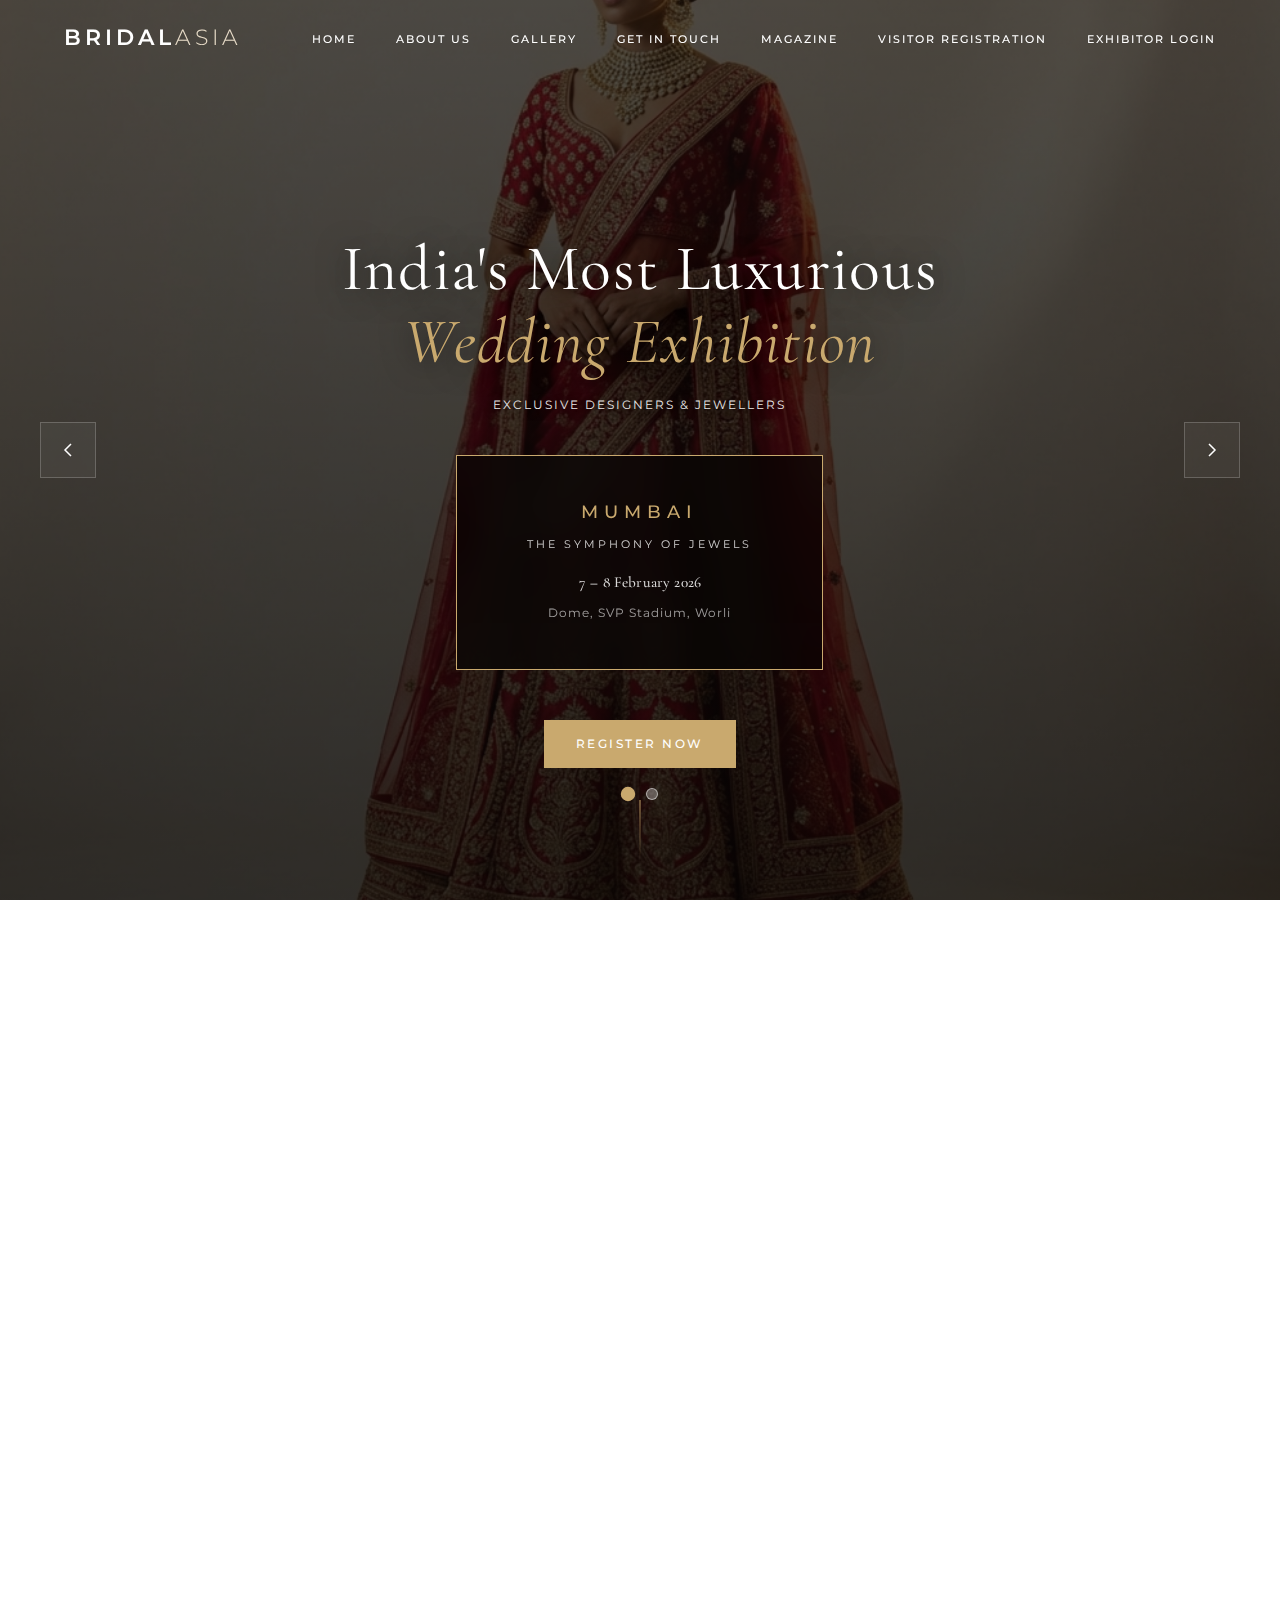
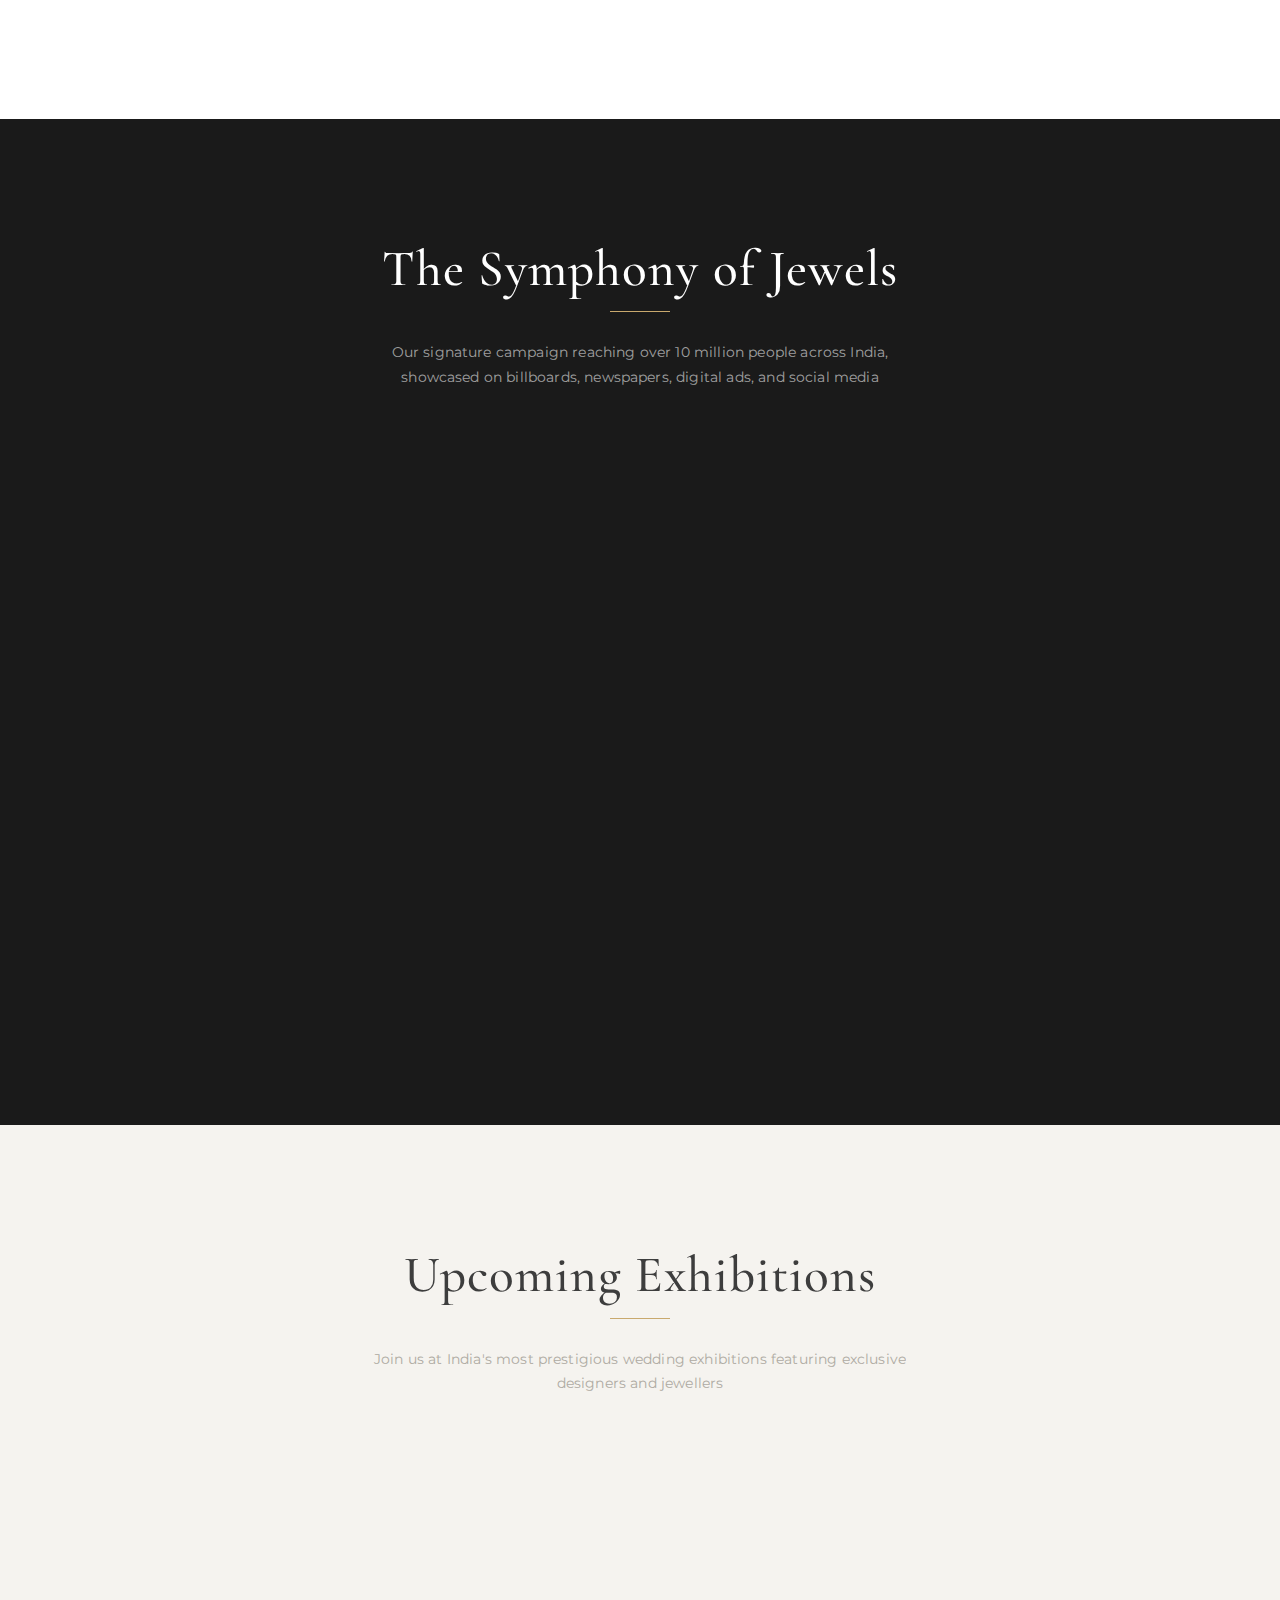
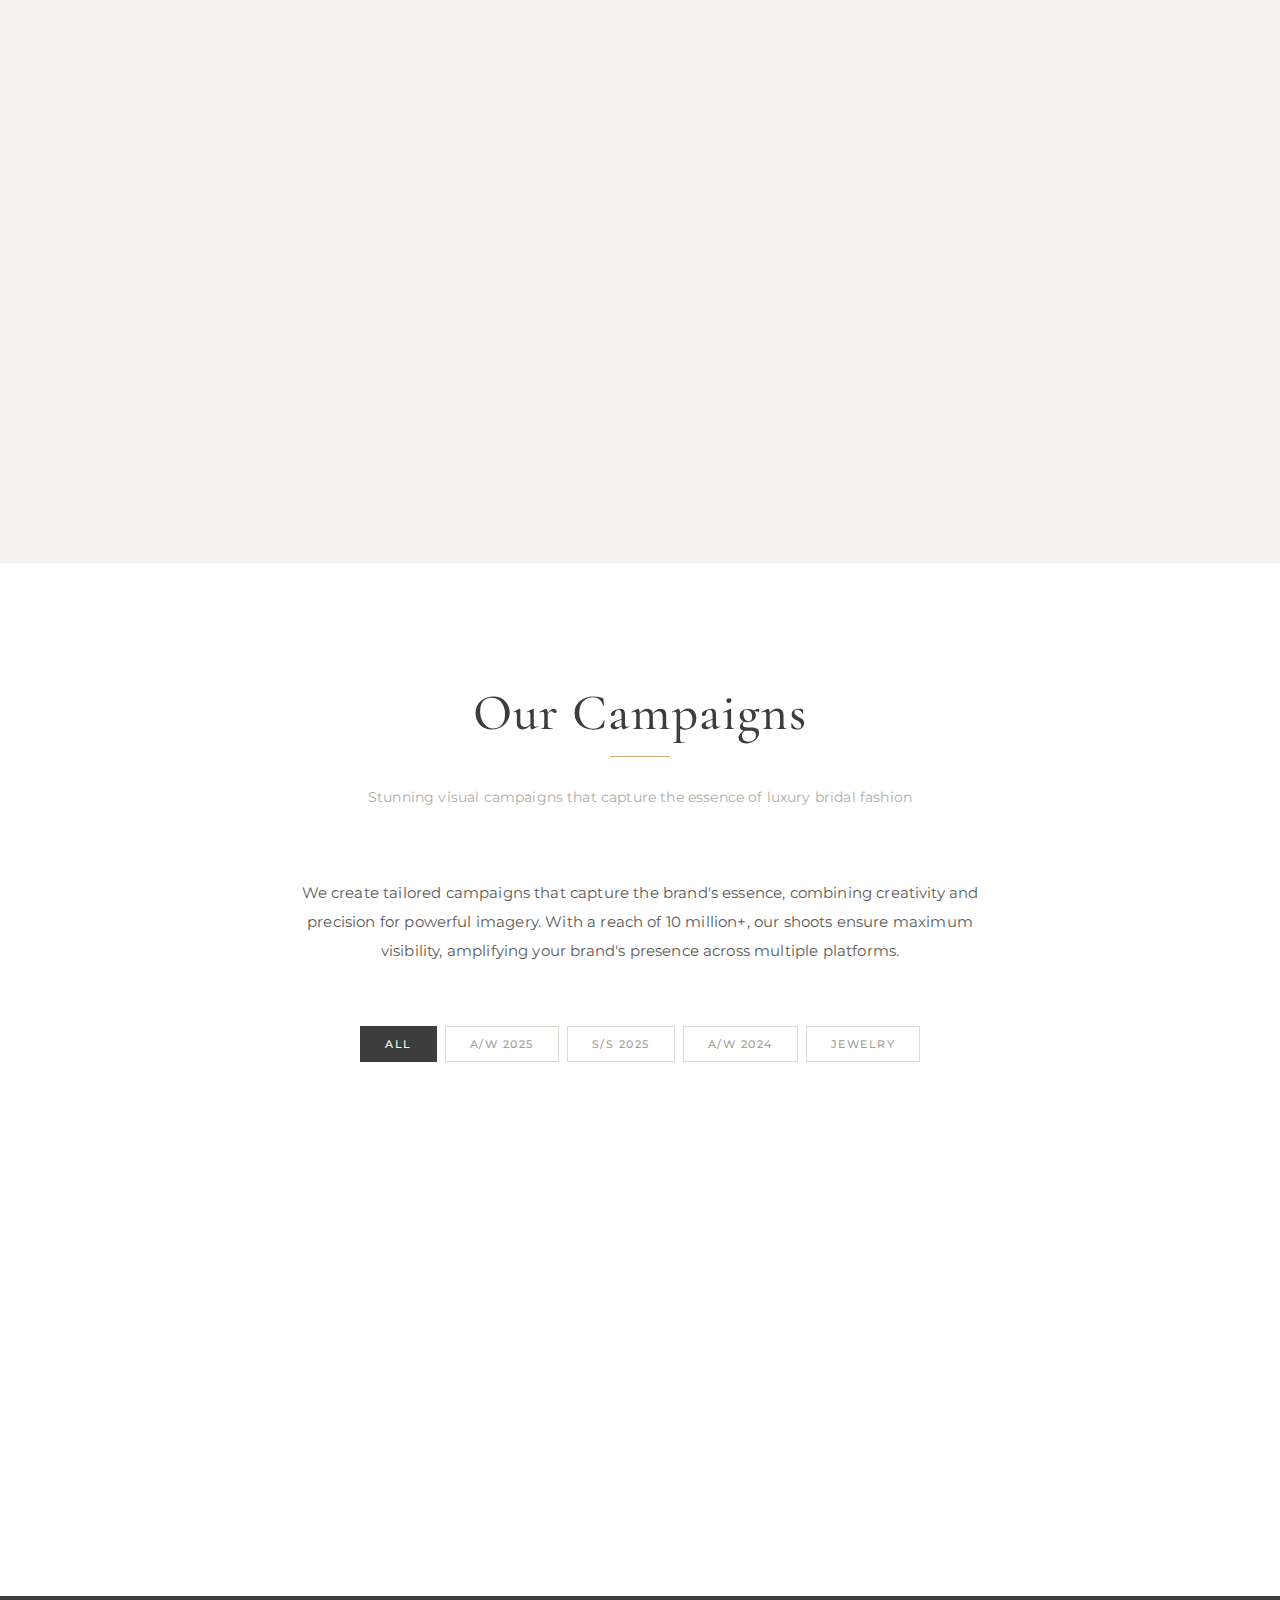
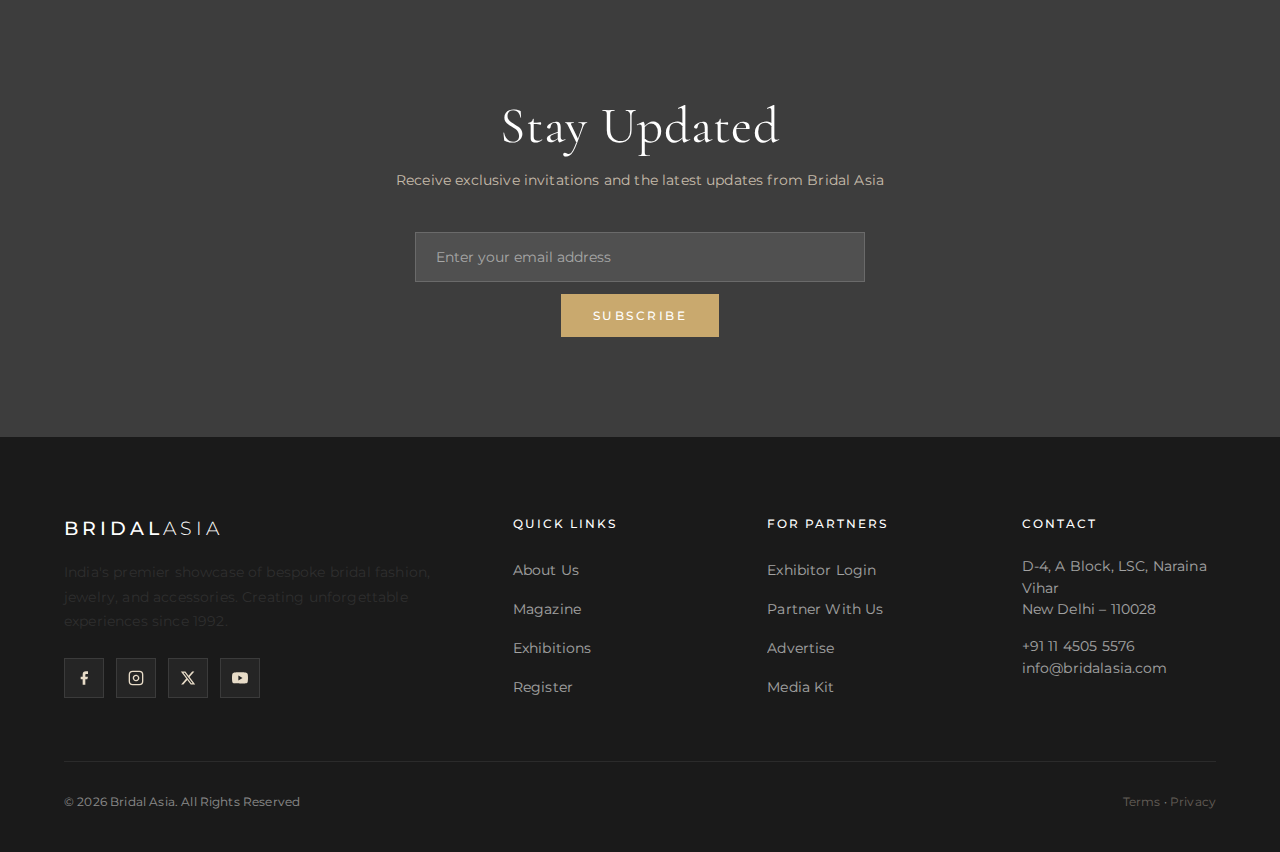
<file: index.html>
<!DOCTYPE html>
<html lang="en">

<head>
    <meta charset="UTF-8">
    <meta name="viewport" content="width=device-width, initial-scale=1.0">
    <meta name="description"
        content="Bridal Asia - India's Most Luxurious Wedding Exhibition featuring exclusive designers, jewellers, and bridal couture. Register for upcoming exhibitions in Mumbai and Delhi.">
    <meta name="keywords"
        content="bridal exhibition, wedding fashion, indian bridal, luxury jewelry, bridal asia, wedding designers">
    <title>Bridal Asia - India's Most Luxurious Wedding Exhibition</title>

    <!-- Google Fonts -->
    <link rel="preconnect" href="https://fonts.googleapis.com">
    <link rel="preconnect" href="https://fonts.gstatic.com" crossorigin>
    <link
        href="https://fonts.googleapis.com/css2?family=Cormorant+Garamond:wght@400;500;600;700&family=Montserrat:wght@300;400;500;600&display=swap"
        rel="stylesheet">

    <!-- CSS -->
    <link rel="stylesheet" href="styles.css">
</head>

<body>
    <!-- Navigation -->
    <nav class="navbar" id="navbar">
        <div class="container">
            <a href="index.html" class="logo">
                <h1>BRIDAL<span>ASIA</span></h1>
            </a>
            <ul class="nav-links" id="navLinks">
                <li><a href="index.html">Home</a></li>
                <li><a href="about.html">About Us</a></li>
                <li><a href="gallery.html">Gallery</a></li>
                <li><a href="contact.html">Get In Touch</a></li>
                <li><a href="magazine.html">Magazine</a></li>
                <li><a href="register.html">Visitor Registration</a></li>
                <li><a href="exhibitor-login.html">Exhibitor Login</a></li>
            </ul>
            <div class="menu-toggle" id="menuToggle">
                <span></span>
                <span></span>
                <span></span>
            </div>
        </div>
    </nav>

    <!-- Hero Slider -->
    <section class="hero-slider" id="home">
        <div class="slider-container">
            <!-- Slide 1: Mumbai -->
            <div class="hero-slide active" data-slide="0">
                <div class="hero-bg">
                    <img src="assets/hero_bridal_1.png" alt="Mumbai Bridal Exhibition">
                </div>
                <div class="hero-overlay"></div>
                <div class="hero-content">
                    <h1>India's Most Luxurious <span class="gold">Wedding Exhibition</span></h1>
                    <p class="hero-subtitle">Exclusive Designers & Jewellers</p>

                    <div class="exhibition-dates">
                        <div class="date-card featured">
                            <h3>MUMBAI</h3>
                            <p class="event-name">The Symphony of Jewels</p>
                            <p class="date">7 – 8 February 2026</p>
                            <p class="venue">Dome, SVP Stadium, Worli</p>
                        </div>
                    </div>

                    <div class="hero-cta">
                        <a href="register.html" class="btn btn-primary">Register Now</a>
                    </div>
                </div>
            </div>

            <!-- Slide 2: Delhi -->
            <div class="hero-slide" data-slide="1">
                <div class="hero-bg">
                    <img src="assets/hero_bridal_2.png" alt="Delhi Bridal Exhibition">
                </div>
                <div class="hero-overlay"></div>
                <div class="hero-content">
                    <h1>India's Most Luxurious <span class="gold">Wedding Exhibition</span></h1>
                    <p class="hero-subtitle">Exclusive Designers & Jewellers</p>

                    <div class="exhibition-dates">
                        <div class="date-card featured">
                            <h3>DELHI</h3>
                            <p class="event-name">The Symphony of Jewels</p>
                            <p class="date">7 – 8 March 2026</p>
                            <p class="venue">Hotel Ashok, Chanakyapuri</p>
                        </div>
                    </div>

                    <div class="hero-cta">
                        <a href="register.html" class="btn btn-primary">Register Now</a>
                    </div>
                </div>
            </div>
        </div>

        <!-- Slider Navigation -->
        <div class="slider-nav">
            <button class="slider-dot active" data-slide="0"></button>
            <button class="slider-dot" data-slide="1"></button>
        </div>

        <!-- Slider Arrows -->
        <button class="slider-arrow slider-prev" aria-label="Previous slide">
            <svg width="24" height="24" viewBox="0 0 24 24" fill="none" stroke="currentColor" stroke-width="1.5">
                <polyline points="15 18 9 12 15 6" />
            </svg>
        </button>
        <button class="slider-arrow slider-next" aria-label="Next slide">
            <svg width="24" height="24" viewBox="0 0 24 24" fill="none" stroke="currentColor" stroke-width="1.5">
                <polyline points="9 18 15 12 9 6" />
            </svg>
        </button>

        <div class="scroll-indicator">
            <span></span>
        </div>
    </section>

    <!-- About Section -->
    <section class="about" id="about">
        <div class="container">
            <div class="about-content">
                <div class="about-image fade-in">
                    <img src="assets/jewelry_campaign.png" alt="Bridal Jewelry Collection">
                </div>
                <div class="about-text fade-in">
                    <h2>About Bridal Asia</h2>
                    <p>Bridal Asia is a premier showcase of bespoke bridal fashion, jewelry, and accessories from across
                        the Asian subcontinent. Since 1992, we have been the definitive destination for discerning
                        brides seeking the finest in wedding couture.</p>
                    <p>At Bridal Asia Productions, we craft stunning visual campaigns that bring brands to life.
                        Partnering with leading designers, our expert team delivers premium content that enhances
                        visibility and resonates with audiences.</p>

                    <div class="about-features">
                        <div class="feature-item">
                            <div class="feature-icon">
                                <svg width="24" height="24" viewBox="0 0 24 24" fill="none" stroke="currentColor"
                                    stroke-width="1.5">
                                    <path
                                        d="M12 2L15.09 8.26L22 9.27L17 14.14L18.18 21.02L12 17.77L5.82 21.02L7 14.14L2 9.27L8.91 8.26L12 2Z" />
                                </svg>
                            </div>
                            <span>200+ Designers</span>
                        </div>
                        <div class="feature-item">
                            <div class="feature-icon">
                                <svg width="24" height="24" viewBox="0 0 24 24" fill="none" stroke="currentColor"
                                    stroke-width="1.5">
                                    <path d="M12 2L2 7L12 12L22 7L12 2Z" />
                                    <path d="M2 17L12 22L22 17" />
                                    <path d="M2 12L12 17L22 12" />
                                </svg>
                            </div>
                            <span>Luxury Jewellers</span>
                        </div>
                        <div class="feature-item">
                            <div class="feature-icon">
                                <svg width="24" height="24" viewBox="0 0 24 24" fill="none" stroke="currentColor"
                                    stroke-width="1.5">
                                    <circle cx="12" cy="8" r="5" />
                                    <path d="M3 21V19C3 16.2386 5.23858 14 8 14H16C18.7614 14 21 16.2386 21 19V21" />
                                </svg>
                            </div>
                            <span>Bridal Couture</span>
                        </div>
                        <div class="feature-item">
                            <div class="feature-icon">
                                <svg width="24" height="24" viewBox="0 0 24 24" fill="none" stroke="currentColor"
                                    stroke-width="1.5">
                                    <circle cx="12" cy="12" r="10" />
                                    <polyline points="12,6 12,12 16,14" />
                                </svg>
                            </div>
                            <span>30+ Years Legacy</span>
                        </div>
                    </div>

                    <a href="about.html" class="btn btn-primary" style="margin-top: 30px;">Discover More</a>
                </div>
            </div>
        </div>
    </section>

    <!-- Symphony of Jewels Section -->
    <section class="jewels-section" id="jewels">
        <div class="container">
            <div class="section-title">
                <h2>The Symphony of Jewels</h2>
                <p>Our signature campaign reaching over 10 million people across India, showcased on billboards,
                    newspapers, digital ads, and social media</p>
            </div>

            <div class="jewels-content">
                <div class="jewels-image fade-in">
                    <img src="assets/jewel_collection.png" alt="Symphony of Jewels Campaign">
                </div>
                <div class="jewels-text fade-in">
                    <h3>Luxury Jewelry Campaigns</h3>
                    <p>The Bridal Asia shoot is a massive campaign that cements Bridal Asia as the top choice for
                        wedding and festive fashion. We partner with India's most prestigious jewellers to create
                        stunning visual narratives.</p>

                    <div class="campaign-list">
                        <div class="campaign-item">
                            <span class="campaign-season">A/W 2025</span>
                            <a href="gallery.html" class="campaign-link">View Campaign</a>
                        </div>
                        <div class="campaign-item">
                            <span class="campaign-season">S/S 2025</span>
                            <a href="gallery.html" class="campaign-link">View Campaign</a>
                        </div>
                        <div class="campaign-item">
                            <span class="campaign-season">A/W 2024</span>
                            <a href="gallery.html" class="campaign-link">View Campaign</a>
                        </div>
                    </div>

                    <a href="gallery.html" class="btn btn-secondary" style="margin-top: 30px;">View All Campaigns</a>
                </div>
            </div>
        </div>
    </section>

    <!-- Exhibitions Section -->
    <section class="exhibitions" id="exhibitions">
        <div class="container">
            <div class="section-title">
                <h2>Upcoming Exhibitions</h2>
                <p>Join us at India's most prestigious wedding exhibitions featuring exclusive designers and jewellers
                </p>
            </div>

            <div class="exhibition-grid">
                <div class="exhibition-card fade-in">
                    <div class="exhibition-card-image">
                        <img src="assets/exhibition_event.png" alt="Mumbai Exhibition">
                    </div>
                    <div class="exhibition-card-content">
                        <h3>Mumbai Edition</h3>
                        <p class="event-subtitle">The Symphony of Jewels</p>
                        <div class="date-venue">
                            <span>7 – 8 February 2026</span>
                            <span>Dome, SVP Stadium, Worli</span>
                            <span>11:00 AM – 8:00 PM</span>
                        </div>
                        <a href="register.html" class="btn btn-primary">Register Now</a>
                    </div>
                </div>

                <div class="exhibition-card fade-in">
                    <div class="exhibition-card-image">
                        <img src="assets/jewelry_campaign.png" alt="Delhi Exhibition">
                    </div>
                    <div class="exhibition-card-content">
                        <h3>Delhi Edition</h3>
                        <p class="event-subtitle">The Symphony of Jewels</p>
                        <div class="date-venue">
                            <span>7 – 8 March 2026</span>
                            <span>Hotel Ashok, Chanakyapuri</span>
                            <span>11:00 AM – 8:00 PM</span>
                        </div>
                        <a href="register.html" class="btn btn-primary">Register Now</a>
                    </div>
                </div>

                <div class="exhibition-card fade-in">
                    <div class="exhibition-card-image">
                        <img src="assets/bridal_about_hero.png" alt="Special Event">
                    </div>
                    <div class="exhibition-card-content">
                        <h3>Exclusive Preview</h3>
                        <p class="event-subtitle">Designer Collections 2026</p>
                        <div class="date-venue">
                            <span>Coming Soon</span>
                            <span>Multiple Cities</span>
                            <span>By Invitation Only</span>
                        </div>
                        <a href="contact.html" class="btn btn-secondary">Get Notified</a>
                    </div>
                </div>
            </div>
        </div>
    </section>

    <!-- Campaigns Section -->
    <section class="campaigns" id="campaigns">
        <div class="container">
            <div class="section-title">
                <h2>Our Campaigns</h2>
                <p>Stunning visual campaigns that capture the essence of luxury bridal fashion</p>
            </div>

            <div class="campaigns-intro">
                <p>We create tailored campaigns that capture the brand's essence, combining creativity and precision for
                    powerful imagery. With a reach of 10 million+, our shoots ensure maximum visibility, amplifying your
                    brand's presence across multiple platforms.</p>
            </div>

            <div class="campaigns-tabs">
                <button class="tab-btn active">All</button>
                <button class="tab-btn">A/W 2025</button>
                <button class="tab-btn">S/S 2025</button>
                <button class="tab-btn">A/W 2024</button>
                <button class="tab-btn">Jewelry</button>
            </div>

            <div class="campaigns-grid">
                <div class="campaign-card fade-in">
                    <img src="assets/bridal_about_hero.png" alt="A/W 2025 Campaign">
                    <div class="campaign-overlay">
                        <h4>Autumn/Winter 2025</h4>
                        <p>Latest Collection Showcase</p>
                    </div>
                </div>
                <div class="campaign-card fade-in">
                    <img src="assets/jewelry_campaign.png" alt="Jewelry Campaign">
                    <div class="campaign-overlay">
                        <h4>Symphony of Jewels</h4>
                        <p>Exclusive Jewelry Collection</p>
                    </div>
                </div>
                <div class="campaign-card fade-in">
                    <img src="assets/exhibition_event.png" alt="S/S 2025 Campaign">
                    <div class="campaign-overlay">
                        <h4>Spring/Summer 2025</h4>
                        <p>Bridal Fashion Week</p>
                    </div>
                </div>
                <div class="campaign-card fade-in">
                    <img src="assets/hero_background.png" alt="A/W 2024 Campaign">
                    <div class="campaign-overlay">
                        <h4>Autumn/Winter 2024</h4>
                        <p>Heritage Collection</p>
                    </div>
                </div>
            </div>
        </div>
    </section>

    <!-- Newsletter Section -->
    <section class="newsletter" id="newsletter">
        <div class="container">
            <h2>Stay Updated</h2>
            <p>Receive exclusive invitations and the latest updates from Bridal Asia</p>
            <form class="newsletter-form" id="newsletterForm">
                <input type="email" placeholder="Enter your email address" required>
                <button type="submit" class="btn">Subscribe</button>
            </form>
        </div>
    </section>

    <!-- Footer -->
    <footer class="footer" id="contact">
        <div class="container">
            <div class="footer-content">
                <div class="footer-brand">
                    <h3>BRIDAL<span style="color: #fff; font-weight: 300;">ASIA</span></h3>
                    <p>India's premier showcase of bespoke bridal fashion, jewelry, and accessories. Creating
                        unforgettable experiences since 1992.</p>
                    <div class="social-links">
                        <a href="#" aria-label="Facebook">
                            <svg width="18" height="18" viewBox="0 0 24 24" fill="currentColor">
                                <path d="M18 2h-3a5 5 0 0 0-5 5v3H7v4h3v8h4v-8h3l1-4h-4V7a1 1 0 0 1 1-1h3z" />
                            </svg>
                        </a>
                        <a href="#" aria-label="Instagram">
                            <svg width="18" height="18" viewBox="0 0 24 24" fill="none" stroke="currentColor"
                                stroke-width="2">
                                <rect x="2" y="2" width="20" height="20" rx="5" />
                                <path d="M16 11.37A4 4 0 1 1 12.63 8 4 4 0 0 1 16 11.37z" />
                                <line x1="17.5" y1="6.5" x2="17.51" y2="6.5" />
                            </svg>
                        </a>
                        <a href="#" aria-label="Twitter">
                            <svg width="18" height="18" viewBox="0 0 24 24" fill="currentColor">
                                <path
                                    d="M18.244 2.25h3.308l-7.227 8.26 8.502 11.24H16.17l-5.214-6.817L4.99 21.75H1.68l7.73-8.835L1.254 2.25H8.08l4.713 6.231zm-1.161 17.52h1.833L7.084 4.126H5.117z" />
                            </svg>
                        </a>
                        <a href="#" aria-label="YouTube">
                            <svg width="18" height="18" viewBox="0 0 24 24" fill="currentColor">
                                <path
                                    d="M23.498 6.186a3.016 3.016 0 0 0-2.122-2.136C19.505 3.545 12 3.545 12 3.545s-7.505 0-9.377.505A3.017 3.017 0 0 0 .502 6.186C0 8.07 0 12 0 12s0 3.93.502 5.814a3.016 3.016 0 0 0 2.122 2.136c1.871.505 9.376.505 9.376.505s7.505 0 9.377-.505a3.015 3.015 0 0 0 2.122-2.136C24 15.93 24 12 24 12s0-3.93-.502-5.814zM9.545 15.568V8.432L15.818 12l-6.273 3.568z" />
                            </svg>
                        </a>
                    </div>
                </div>

                <div class="footer-links">
                    <h4>Quick Links</h4>
                    <ul>
                        <li><a href="about.html">About Us</a></li>
                        <li><a href="magazine.html">Magazine</a></li>
                        <li><a href="index.html#exhibitions">Exhibitions</a></li>
                        <li><a href="register.html">Register</a></li>
                    </ul>
                </div>

                <div class="footer-links">
                    <h4>For Partners</h4>
                    <ul>
                        <li><a href="exhibitor-login.html">Exhibitor Login</a></li>
                        <li><a href="contact.html">Partner With Us</a></li>
                        <li><a href="contact.html">Advertise</a></li>
                        <li><a href="#">Media Kit</a></li>
                    </ul>
                </div>

                <div class="footer-links footer-contact">
                    <h4>Contact</h4>
                    <span>D-4, A Block, LSC, Naraina Vihar</span>
                    <span>New Delhi – 110028</span>
                    <span style="margin-top: 15px;">+91 11 4505 5576</span>
                    <span>info@bridalasia.com</span>
                </div>
            </div>

            <div class="footer-bottom">
                <p>© 2026 Bridal Asia. All Rights Reserved</p>
                <p><a href="#">Terms</a> · <a href="#">Privacy</a></p>
            </div>
        </div>
    </footer>

    <!-- JavaScript -->
    <script src="script.js"></script>
</body>

</html>
</file>
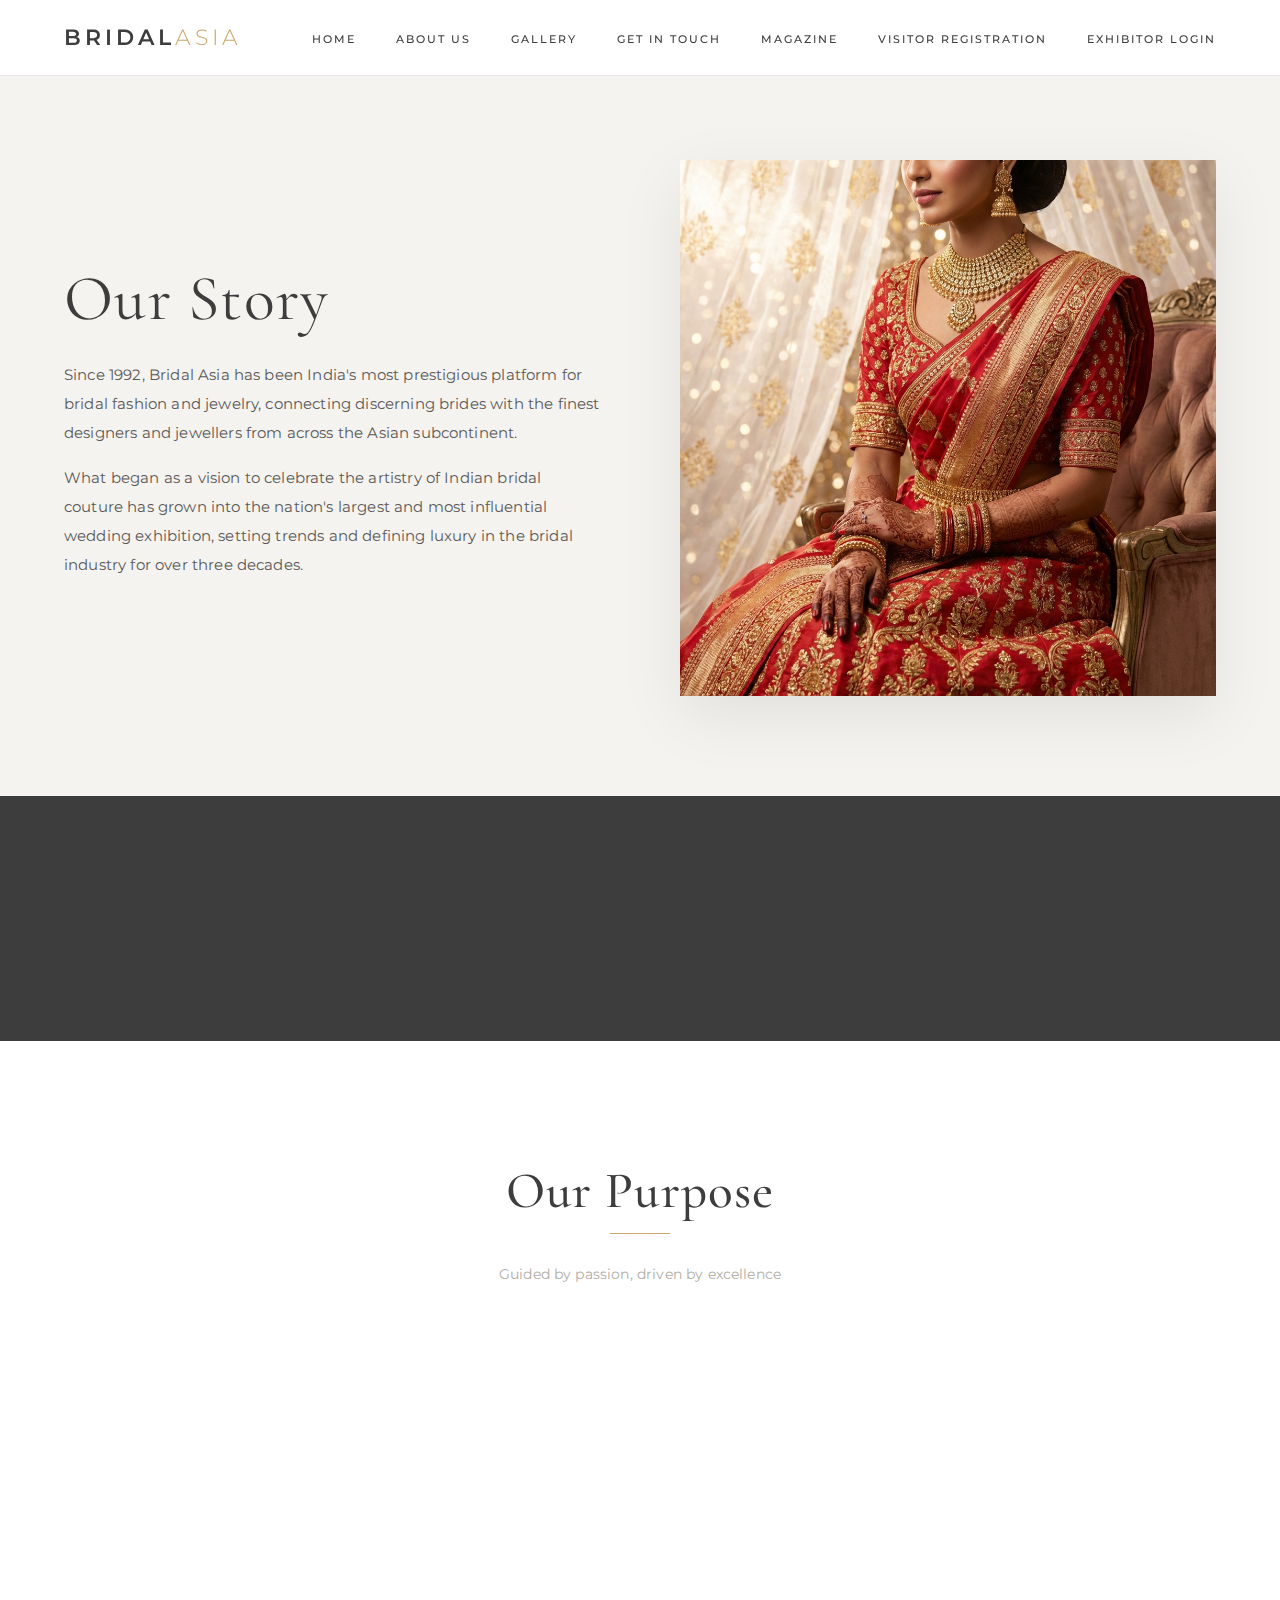
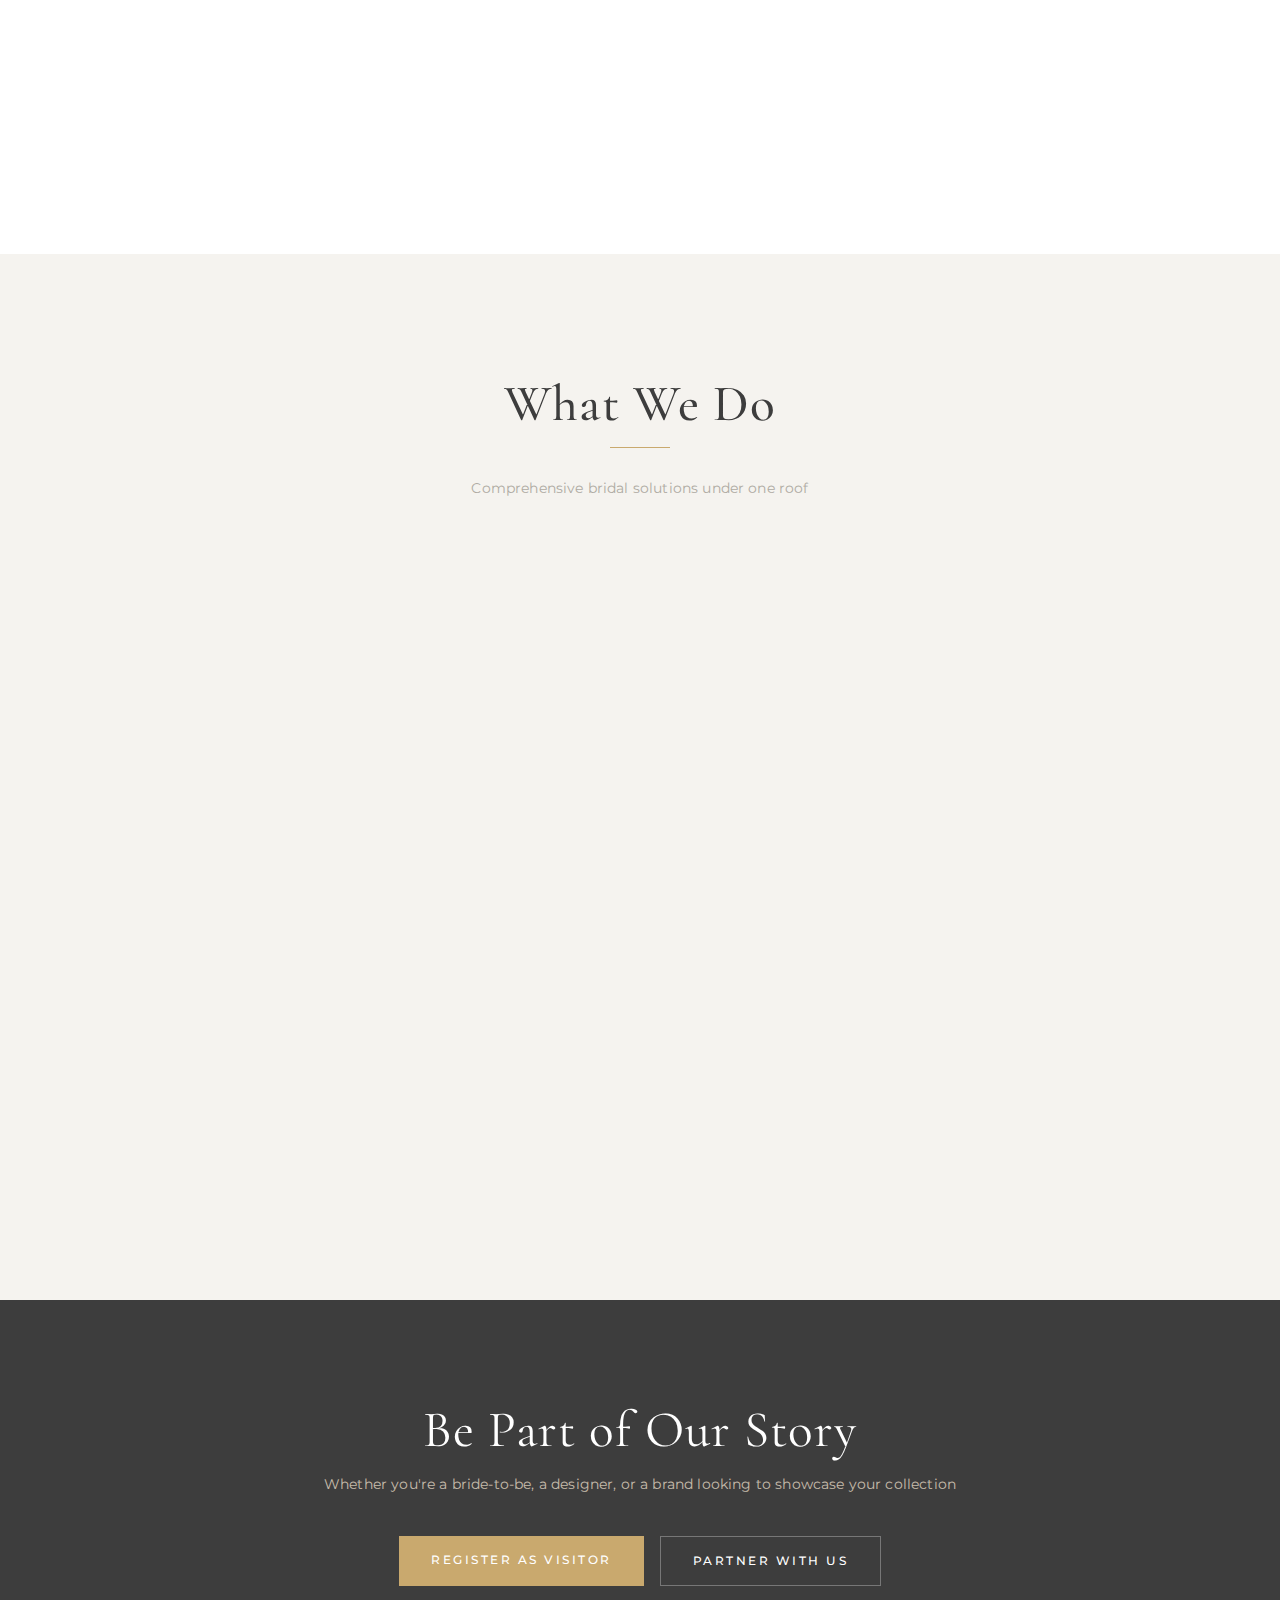
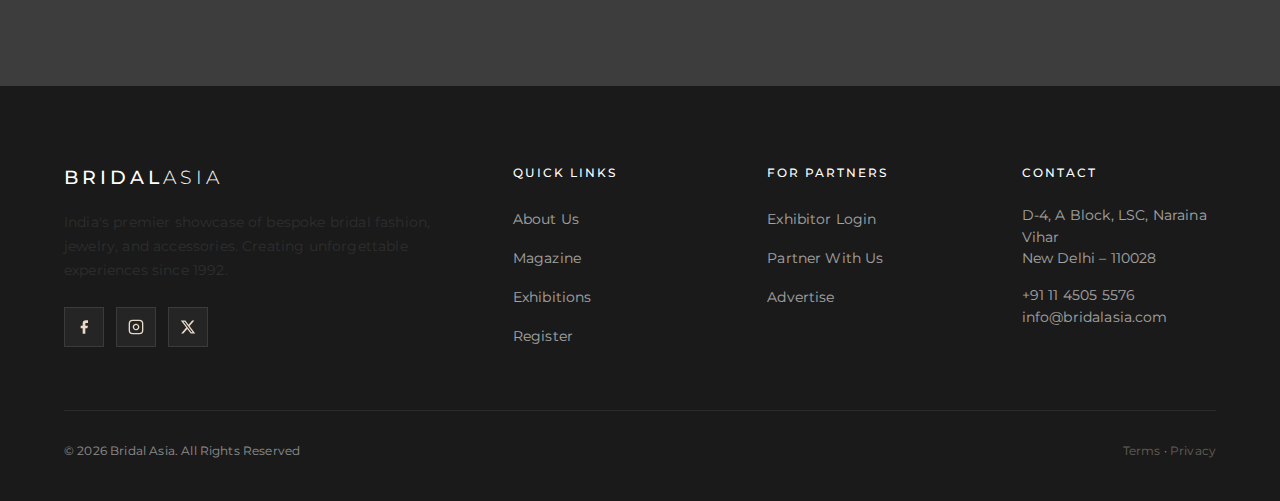
<file: about.html>
<!DOCTYPE html>
<html lang="en">

<head>
    <meta charset="UTF-8">
    <meta name="viewport" content="width=device-width, initial-scale=1.0">
    <meta name="description"
        content="Learn about Bridal Asia - India's premier bridal exhibition since 1992. Discover our story, mission, and legacy of luxury bridal fashion.">
    <title>About Us - Bridal Asia</title>

    <link rel="preconnect" href="https://fonts.googleapis.com">
    <link rel="preconnect" href="https://fonts.gstatic.com" crossorigin>
    <link
        href="https://fonts.googleapis.com/css2?family=Cormorant+Garamond:wght@400;500;600;700&family=Montserrat:wght@300;400;500;600&display=swap"
        rel="stylesheet">
    <link rel="stylesheet" href="styles.css">
</head>

<body>
    <!-- Navigation -->
    <nav class="navbar navbar-light" id="navbar">
        <div class="container">
            <a href="index.html" class="logo">
                <h1>BRIDAL<span>ASIA</span></h1>
            </a>
            <ul class="nav-links" id="navLinks">
                                <li><a href="index.html">Home</a></li>
                <li><a href="about.html">About Us</a></li>
                <li><a href="gallery.html">Gallery</a></li>
                <li><a href="contact.html">Get In Touch</a></li>
                <li><a href="magazine.html">Magazine</a></li>
                <li><a href="register.html">Visitor Registration</a></li>
                <li><a href="exhibitor-login.html">Exhibitor Login</a></li>
            </ul>
            <div class="menu-toggle" id="menuToggle">
                <span></span>
                <span></span>
                <span></span>
            </div>
        </div>
    </nav>

    <!-- About Hero -->
    <section class="about-hero">
        <div class="container">
            <div class="about-hero-content">
                <div class="about-hero-text fade-in">
                    <h1>Our Story</h1>
                    <p>Since 1992, Bridal Asia has been India's most prestigious platform for bridal fashion and
                        jewelry, connecting discerning brides with the finest designers and jewellers from across the
                        Asian subcontinent.</p>
                    <p>What began as a vision to celebrate the artistry of Indian bridal couture has grown into the
                        nation's largest and most influential wedding exhibition, setting trends and defining luxury in
                        the bridal industry for over three decades.</p>
                </div>
                <div class="about-hero-image fade-in">
                    <img src="assets/bridal_about_hero.png" alt="Bridal Asia Heritage">
                </div>
            </div>
        </div>
    </section>

    <!-- Stats -->
    <section class="stats-section">
        <div class="container">
            <div class="stats-grid">
                <div class="stat-item fade-in">
                    <h3>30+</h3>
                    <p>Years of Excellence</p>
                </div>
                <div class="stat-item fade-in">
                    <h3>200+</h3>
                    <p>Designer Partners</p>
                </div>
                <div class="stat-item fade-in">
                    <h3>500K+</h3>
                    <p>Happy Brides</p>
                </div>
                <div class="stat-item fade-in">
                    <h3>50+</h3>
                    <p>Exhibitions Hosted</p>
                </div>
            </div>
        </div>
    </section>

    <!-- Mission -->
    <section class="mission-section">
        <div class="container">
            <div class="section-title">
                <h2>Our Purpose</h2>
                <p>Guided by passion, driven by excellence</p>
            </div>

            <div class="mission-grid">
                <div class="mission-card fade-in">
                    <div class="icon">
                        <svg width="32" height="32" viewBox="0 0 24 24" fill="none" stroke="currentColor"
                            stroke-width="1.5">
                            <circle cx="12" cy="12" r="10" />
                            <path d="M12 8v8M8 12h8" />
                        </svg>
                    </div>
                    <h3>Our Mission</h3>
                    <p>To provide a world-class platform connecting brides-to-be with the finest designers, jewellers,
                        and artisans, ensuring every bride finds her perfect ensemble that reflects her unique
                        personality and cultural heritage.</p>
                </div>
                <div class="mission-card fade-in">
                    <div class="icon">
                        <svg width="32" height="32" viewBox="0 0 24 24" fill="none" stroke="currentColor"
                            stroke-width="1.5">
                            <path
                                d="M12 2L15.09 8.26L22 9.27L17 14.14L18.18 21.02L12 17.77L5.82 21.02L7 14.14L2 9.27L8.91 8.26L12 2Z" />
                        </svg>
                    </div>
                    <h3>Our Vision</h3>
                    <p>To be the global leader in luxury bridal exhibitions, celebrating the rich traditions of Indian
                        weddings while embracing contemporary elegance and innovation in bridal fashion and jewelry
                        design.</p>
                </div>
            </div>
        </div>
    </section>

    <!-- What We Do -->
    <section class="about" style="background: var(--cream);">
        <div class="container">
            <div class="section-title">
                <h2>What We Do</h2>
                <p>Comprehensive bridal solutions under one roof</p>
            </div>

            <div class="about-content">
                <div class="about-text fade-in">
                    <h3>Bridal Exhibitions</h3>
                    <p>Our flagship exhibitions in Mumbai and Delhi bring together over 200 of India's most celebrated
                        designers and jewellers, offering brides exclusive access to the latest bridal couture, fine
                        jewelry, and wedding accessories.</p>

                    <h3 style="margin-top: 36px;">Bridal Asia Productions</h3>
                    <p>Our in-house production team creates stunning visual campaigns for leading bridal brands. With
                        state-of-the-art equipment and creative expertise, we deliver premium content that reaches over
                        10 million potential customers.</p>

                    <h3 style="margin-top: 36px;">Bridal Asia Magazine</h3>
                    <p>Our quarterly publication showcases the finest in bridal fashion, featuring exclusive interviews,
                        trend forecasts, and behind-the-scenes looks at India's top designers and their latest
                        collections.</p>

                    <a href="contact.html" class="btn btn-primary" style="margin-top: 36px;">Partner With Us</a>
                </div>
                <div class="about-image fade-in">
                    <img src="assets/bridal_contact.png" alt="Bridal Asia Showroom">
                </div>
            </div>
        </div>
    </section>

    <!-- CTA -->
    <section class="newsletter">
        <div class="container">
            <h2>Be Part of Our Story</h2>
            <p>Whether you're a bride-to-be, a designer, or a brand looking to showcase your collection</p>
            <div style="display: flex; gap: 16px; justify-content: center; flex-wrap: wrap; margin-top: 32px;">
                <a href="register.html" class="btn btn-gold">Register as Visitor</a>
                <a href="contact.html" class="btn btn-secondary"
                    style="border-color: rgba(255,255,255,0.3); color: var(--white);">Partner With Us</a>
            </div>
        </div>
    </section>

    <!-- Footer -->
    <footer class="footer">
        <div class="container">
            <div class="footer-content">
                <div class="footer-brand">
                    <h3>BRIDAL<span style="color: #fff; font-weight: 300;">ASIA</span></h3>
                    <p>India's premier showcase of bespoke bridal fashion, jewelry, and accessories. Creating
                        unforgettable experiences since 1992.</p>
                    <div class="social-links">
                        <a href="#" aria-label="Facebook"><svg width="18" height="18" viewBox="0 0 24 24"
                                fill="currentColor">
                                <path d="M18 2h-3a5 5 0 0 0-5 5v3H7v4h3v8h4v-8h3l1-4h-4V7a1 1 0 0 1 1-1h3z" />
                            </svg></a>
                        <a href="#" aria-label="Instagram"><svg width="18" height="18" viewBox="0 0 24 24" fill="none"
                                stroke="currentColor" stroke-width="2">
                                <rect x="2" y="2" width="20" height="20" rx="5" />
                                <path d="M16 11.37A4 4 0 1 1 12.63 8 4 4 0 0 1 16 11.37z" />
                            </svg></a>
                        <a href="#" aria-label="Twitter"><svg width="18" height="18" viewBox="0 0 24 24"
                                fill="currentColor">
                                <path
                                    d="M18.244 2.25h3.308l-7.227 8.26 8.502 11.24H16.17l-5.214-6.817L4.99 21.75H1.68l7.73-8.835L1.254 2.25H8.08l4.713 6.231zm-1.161 17.52h1.833L7.084 4.126H5.117z" />
                            </svg></a>
                    </div>
                </div>
                <div class="footer-links">
                    <h4>Quick Links</h4>
                    <ul>
                        <li><a href="about.html">About Us</a></li>
                        <li><a href="magazine.html">Magazine</a></li>
                        <li><a href="index.html#exhibitions">Exhibitions</a></li>
                        <li><a href="register.html">Register</a></li>
                    </ul>
                </div>
                <div class="footer-links">
                    <h4>For Partners</h4>
                    <ul>
                        <li><a href="exhibitor-login.html">Exhibitor Login</a></li>
                        <li><a href="contact.html">Partner With Us</a></li>
                        <li><a href="contact.html">Advertise</a></li>
                    </ul>
                </div>
                <div class="footer-links footer-contact">
                    <h4>Contact</h4>
                    <span>D-4, A Block, LSC, Naraina Vihar</span>
                    <span>New Delhi – 110028</span>
                    <span style="margin-top: 15px;">+91 11 4505 5576</span>
                    <span>info@bridalasia.com</span>
                </div>
            </div>
            <div class="footer-bottom">
                <p>© 2026 Bridal Asia. All Rights Reserved</p>
                <p><a href="#">Terms</a> · <a href="#">Privacy</a></p>
            </div>
        </div>
    </footer>

    <script src="script.js"></script>
</body>

</html>
</file>
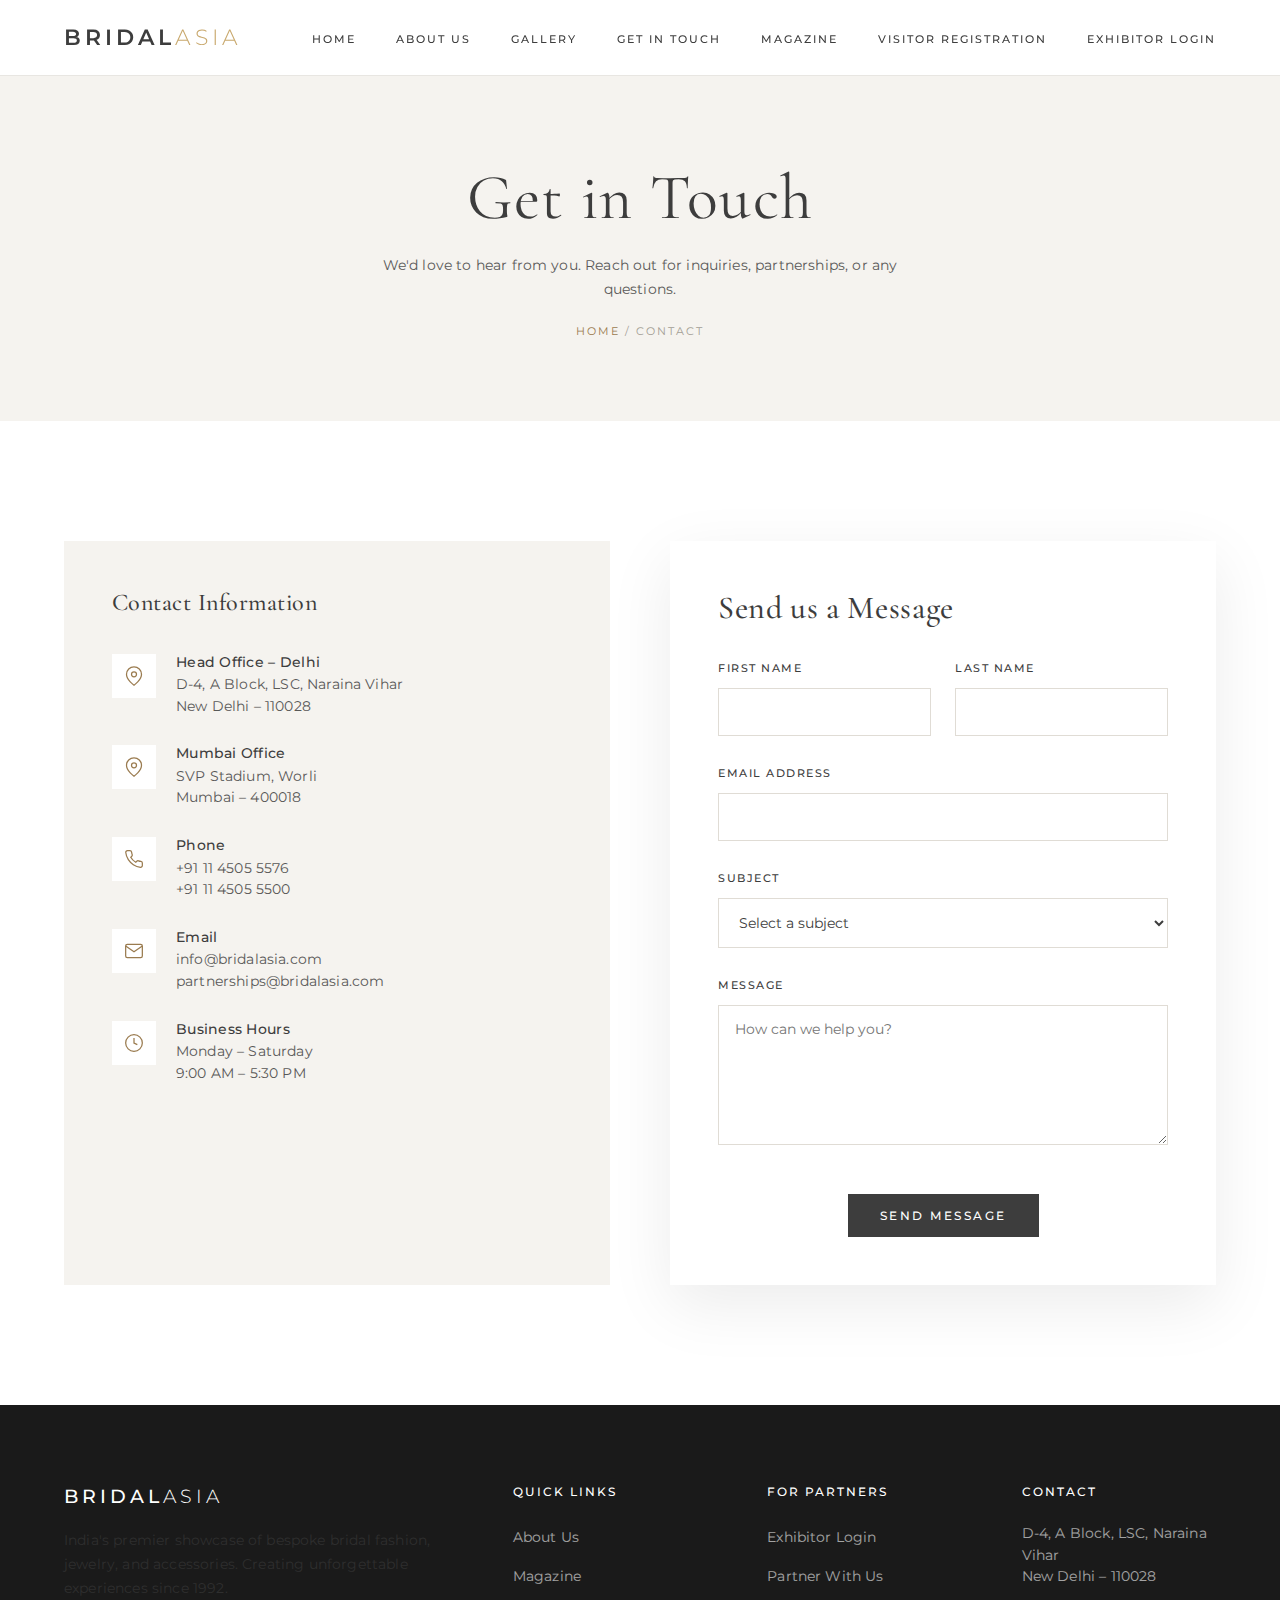
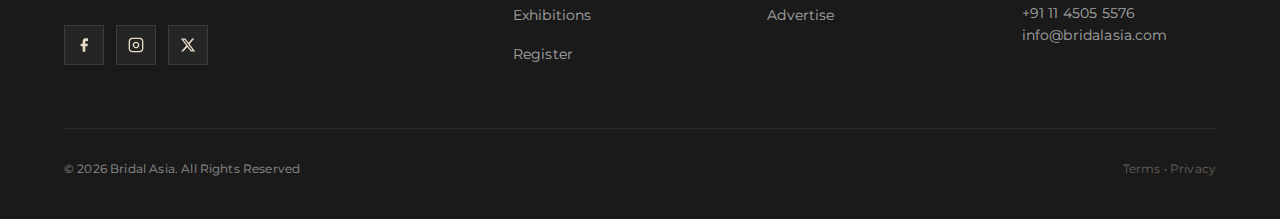
<file: contact.html>
<!DOCTYPE html>
<html lang="en">

<head>
    <meta charset="UTF-8">
    <meta name="viewport" content="width=device-width, initial-scale=1.0">
    <meta name="description"
        content="Contact Bridal Asia - Get in touch with India's premier bridal exhibition organizers.">
    <title>Contact - Bridal Asia</title>

    <link rel="preconnect" href="https://fonts.googleapis.com">
    <link rel="preconnect" href="https://fonts.gstatic.com" crossorigin>
    <link
        href="https://fonts.googleapis.com/css2?family=Cormorant+Garamond:wght@400;500;600;700&family=Montserrat:wght@300;400;500;600&display=swap"
        rel="stylesheet">
    <link rel="stylesheet" href="styles.css">
</head>

<body>
    <!-- Navigation -->
    <nav class="navbar navbar-light" id="navbar">
        <div class="container">
            <a href="index.html" class="logo">
                <h1>BRIDAL<span>ASIA</span></h1>
            </a>
            <ul class="nav-links" id="navLinks">
                                <li><a href="index.html">Home</a></li>
                <li><a href="about.html">About Us</a></li>
                <li><a href="gallery.html">Gallery</a></li>
                <li><a href="contact.html">Get In Touch</a></li>
                <li><a href="magazine.html">Magazine</a></li>
                <li><a href="register.html">Visitor Registration</a></li>
                <li><a href="exhibitor-login.html">Exhibitor Login</a></li>
            </ul>
            <div class="menu-toggle" id="menuToggle">
                <span></span>
                <span></span>
                <span></span>
            </div>
        </div>
    </nav>

    <!-- Page Header -->
    <section class="page-header">
        <div class="container">
            <h1>Get in Touch</h1>
            <p>We'd love to hear from you. Reach out for inquiries, partnerships, or any questions.</p>
            <div class="breadcrumb">
                <a href="index.html">Home</a> / Contact
            </div>
        </div>
    </section>

    <!-- Contact Section -->
    <section class="form-section">
        <div class="container">
            <div class="contact-grid">
                <!-- Contact Info -->
                <div class="contact-info fade-in">
                    <h3>Contact Information</h3>

                    <div class="contact-item">
                        <div class="icon">
                            <svg width="20" height="20" viewBox="0 0 24 24" fill="none" stroke="currentColor"
                                stroke-width="1.5">
                                <path d="M21 10c0 7-9 13-9 13s-9-6-9-13a9 9 0 0 1 18 0z" />
                                <circle cx="12" cy="10" r="3" />
                            </svg>
                        </div>
                        <div>
                            <h4>Head Office – Delhi</h4>
                            <p>D-4, A Block, LSC, Naraina Vihar<br>New Delhi – 110028</p>
                        </div>
                    </div>

                    <div class="contact-item">
                        <div class="icon">
                            <svg width="20" height="20" viewBox="0 0 24 24" fill="none" stroke="currentColor"
                                stroke-width="1.5">
                                <path d="M21 10c0 7-9 13-9 13s-9-6-9-13a9 9 0 0 1 18 0z" />
                                <circle cx="12" cy="10" r="3" />
                            </svg>
                        </div>
                        <div>
                            <h4>Mumbai Office</h4>
                            <p>SVP Stadium, Worli<br>Mumbai – 400018</p>
                        </div>
                    </div>

                    <div class="contact-item">
                        <div class="icon">
                            <svg width="20" height="20" viewBox="0 0 24 24" fill="none" stroke="currentColor"
                                stroke-width="1.5">
                                <path
                                    d="M22 16.92v3a2 2 0 0 1-2.18 2 19.79 19.79 0 0 1-8.63-3.07 19.5 19.5 0 0 1-6-6 19.79 19.79 0 0 1-3.07-8.67A2 2 0 0 1 4.11 2h3a2 2 0 0 1 2 1.72c.127.96.361 1.903.7 2.81a2 2 0 0 1-.45 2.11L8.09 9.91a16 16 0 0 0 6 6l1.27-1.27a2 2 0 0 1 2.11-.45c.907.339 1.85.573 2.81.7A2 2 0 0 1 22 16.92z" />
                            </svg>
                        </div>
                        <div>
                            <h4>Phone</h4>
                            <p>+91 11 4505 5576<br>+91 11 4505 5500</p>
                        </div>
                    </div>

                    <div class="contact-item">
                        <div class="icon">
                            <svg width="20" height="20" viewBox="0 0 24 24" fill="none" stroke="currentColor"
                                stroke-width="1.5">
                                <path d="M4 4h16c1.1 0 2 .9 2 2v12c0 1.1-.9 2-2 2H4c-1.1 0-2-.9-2-2V6c0-1.1.9-2 2-2z" />
                                <polyline points="22,6 12,13 2,6" />
                            </svg>
                        </div>
                        <div>
                            <h4>Email</h4>
                            <p>info@bridalasia.com<br>partnerships@bridalasia.com</p>
                        </div>
                    </div>

                    <div class="contact-item">
                        <div class="icon">
                            <svg width="20" height="20" viewBox="0 0 24 24" fill="none" stroke="currentColor"
                                stroke-width="1.5">
                                <circle cx="12" cy="12" r="10" />
                                <polyline points="12 6 12 12 16 14" />
                            </svg>
                        </div>
                        <div>
                            <h4>Business Hours</h4>
                            <p>Monday – Saturday<br>9:00 AM – 5:30 PM</p>
                        </div>
                    </div>
                </div>

                <!-- Contact Form -->
                <div class="contact-form fade-in">
                    <h3 style="margin-bottom: 32px; color: var(--charcoal);">Send us a Message</h3>
                    <form id="contactForm">
                        <div class="form-row">
                            <div class="form-group">
                                <label for="firstName">First Name</label>
                                <input type="text" id="firstName" name="firstName" required>
                            </div>
                            <div class="form-group">
                                <label for="lastName">Last Name</label>
                                <input type="text" id="lastName" name="lastName" required>
                            </div>
                        </div>

                        <div class="form-group">
                            <label for="email">Email Address</label>
                            <input type="email" id="email" name="email" required>
                        </div>

                        <div class="form-group">
                            <label for="subject">Subject</label>
                            <select id="subject" name="subject" required>
                                <option value="">Select a subject</option>
                                <option value="visitor">Visitor Inquiry</option>
                                <option value="exhibitor">Exhibitor/Partnership</option>
                                <option value="media">Media/Press</option>
                                <option value="advertising">Advertising</option>
                                <option value="other">Other</option>
                            </select>
                        </div>

                        <div class="form-group">
                            <label for="message">Message</label>
                            <textarea id="message" name="message" placeholder="How can we help you?"
                                required></textarea>
                        </div>

                        <div class="form-submit">
                            <button type="submit" class="btn btn-primary">Send Message</button>
                        </div>
                    </form>
                </div>
            </div>
        </div>
    </section>

    <!-- Footer -->
    <footer class="footer">
        <div class="container">
            <div class="footer-content">
                <div class="footer-brand">
                    <h3>BRIDAL<span style="color: #fff; font-weight: 300;">ASIA</span></h3>
                    <p>India's premier showcase of bespoke bridal fashion, jewelry, and accessories. Creating
                        unforgettable experiences since 1992.</p>
                    <div class="social-links">
                        <a href="#" aria-label="Facebook"><svg width="18" height="18" viewBox="0 0 24 24"
                                fill="currentColor">
                                <path d="M18 2h-3a5 5 0 0 0-5 5v3H7v4h3v8h4v-8h3l1-4h-4V7a1 1 0 0 1 1-1h3z" />
                            </svg></a>
                        <a href="#" aria-label="Instagram"><svg width="18" height="18" viewBox="0 0 24 24" fill="none"
                                stroke="currentColor" stroke-width="2">
                                <rect x="2" y="2" width="20" height="20" rx="5" />
                                <path d="M16 11.37A4 4 0 1 1 12.63 8 4 4 0 0 1 16 11.37z" />
                            </svg></a>
                        <a href="#" aria-label="Twitter"><svg width="18" height="18" viewBox="0 0 24 24"
                                fill="currentColor">
                                <path
                                    d="M18.244 2.25h3.308l-7.227 8.26 8.502 11.24H16.17l-5.214-6.817L4.99 21.75H1.68l7.73-8.835L1.254 2.25H8.08l4.713 6.231zm-1.161 17.52h1.833L7.084 4.126H5.117z" />
                            </svg></a>
                    </div>
                </div>
                <div class="footer-links">
                    <h4>Quick Links</h4>
                    <ul>
                        <li><a href="about.html">About Us</a></li>
                        <li><a href="magazine.html">Magazine</a></li>
                        <li><a href="index.html#exhibitions">Exhibitions</a></li>
                        <li><a href="register.html">Register</a></li>
                    </ul>
                </div>
                <div class="footer-links">
                    <h4>For Partners</h4>
                    <ul>
                        <li><a href="exhibitor-login.html">Exhibitor Login</a></li>
                        <li><a href="contact.html">Partner With Us</a></li>
                        <li><a href="contact.html">Advertise</a></li>
                    </ul>
                </div>
                <div class="footer-links footer-contact">
                    <h4>Contact</h4>
                    <span>D-4, A Block, LSC, Naraina Vihar</span>
                    <span>New Delhi – 110028</span>
                    <span style="margin-top: 15px;">+91 11 4505 5576</span>
                    <span>info@bridalasia.com</span>
                </div>
            </div>
            <div class="footer-bottom">
                <p>© 2026 Bridal Asia. All Rights Reserved</p>
                <p><a href="#">Terms</a> · <a href="#">Privacy</a></p>
            </div>
        </div>
    </footer>

    <script src="script.js"></script>
</body>

</html>
</file>
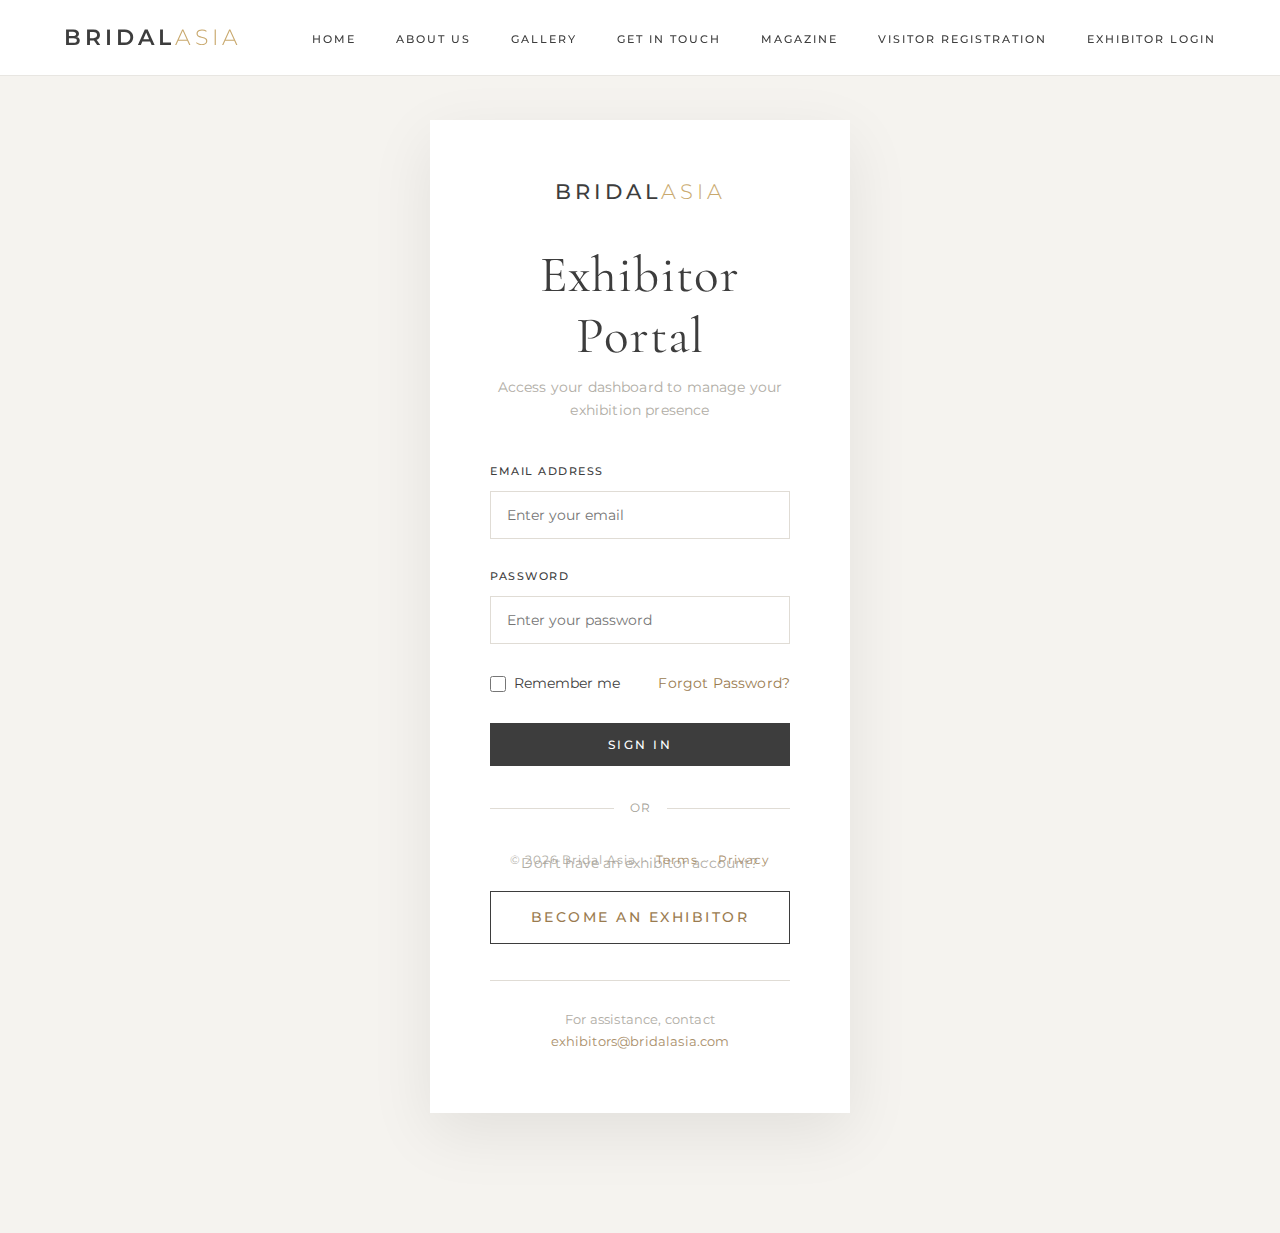
<file: exhibitor-login.html>
<!DOCTYPE html>
<html lang="en">

<head>
    <meta charset="UTF-8">
    <meta name="viewport" content="width=device-width, initial-scale=1.0">
    <meta name="description" content="Exhibitor Login - Access your Bridal Asia exhibitor dashboard.">
    <title>Exhibitor Login - Bridal Asia</title>

    <link rel="preconnect" href="https://fonts.googleapis.com">
    <link rel="preconnect" href="https://fonts.gstatic.com" crossorigin>
    <link
        href="https://fonts.googleapis.com/css2?family=Cormorant+Garamond:wght@400;500;600;700&family=Montserrat:wght@300;400;500;600&display=swap"
        rel="stylesheet">
    <link rel="stylesheet" href="styles.css">
</head>

<body>
    <!-- Navigation -->
    <nav class="navbar navbar-light" id="navbar">
        <div class="container">
            <a href="index.html" class="logo">
                <h1>BRIDAL<span>ASIA</span></h1>
            </a>
            <ul class="nav-links" id="navLinks">
                                <li><a href="index.html">Home</a></li>
                <li><a href="about.html">About Us</a></li>
                <li><a href="gallery.html">Gallery</a></li>
                <li><a href="contact.html">Get In Touch</a></li>
                <li><a href="magazine.html">Magazine</a></li>
                <li><a href="register.html">Visitor Registration</a></li>
                <li><a href="exhibitor-login.html">Exhibitor Login</a></li>
            </ul>
            <div class="menu-toggle" id="menuToggle">
                <span></span>
                <span></span>
                <span></span>
            </div>
        </div>
    </nav>

    <!-- Login Section -->
    <section class="login-section">
        <div class="login-container fade-in">
            <div style="margin-bottom: 40px;">
                <h1
                    style="font-size: 1.3rem; letter-spacing: 4px; font-family: var(--font-body); font-weight: 500; color: var(--charcoal);">
                    BRIDAL<span style="color: var(--gold); font-weight: 300;">ASIA</span></h1>
            </div>

            <h2>Exhibitor Portal</h2>
            <p>Access your dashboard to manage your exhibition presence</p>

            <form id="loginForm">
                <div class="form-group">
                    <label for="email">Email Address</label>
                    <input type="email" id="email" name="email" placeholder="Enter your email" required>
                </div>

                <div class="form-group">
                    <label for="password">Password</label>
                    <input type="password" id="password" name="password" placeholder="Enter your password" required>
                </div>

                <div style="display: flex; justify-content: space-between; align-items: center; margin-bottom: 28px;">
                    <label
                        style="display: flex; align-items: center; gap: 8px; font-weight: 400; cursor: pointer; font-size: 0.85rem; text-transform: none; letter-spacing: 0;">
                        <input type="checkbox" name="remember"
                            style="width: 16px; height: 16px; accent-color: var(--gold);">
                        Remember me
                    </label>
                    <a href="#" style="color: var(--gold-dark); font-size: 0.85rem;">Forgot Password?</a>
                </div>

                <button type="submit" class="btn btn-primary" style="width: 100%;">Sign In</button>
            </form>

            <div class="login-divider">
                <span>or</span>
            </div>

            <div class="login-links">
                <p style="margin-bottom: 16px; color: var(--medium-gray); font-size: 0.9rem;">Don't have an exhibitor
                    account?</p>
                <a href="contact.html" class="btn btn-secondary" style="width: 100%;">Become an Exhibitor</a>
            </div>

            <div style="margin-top: 36px; padding-top: 28px; border-top: 1px solid var(--light-gray);">
                <p style="font-size: 0.8rem; color: var(--medium-gray);">
                    For assistance, contact<br>
                    <a href="mailto:exhibitors@bridalasia.com"
                        style="color: var(--gold-dark);">exhibitors@bridalasia.com</a>
                </p>
            </div>
        </div>
    </section>

    <!-- Minimal Footer -->
    <footer
        style="background: transparent; padding: 30px 0; text-align: center; position: absolute; bottom: 0; left: 0; right: 0;">
        <div class="container">
            <p style="color: var(--medium-gray); font-size: 0.75rem; letter-spacing: 1px;">
                © 2026 Bridal Asia &nbsp;·&nbsp;
                <a href="#" style="color: var(--gold-dark);">Terms</a> &nbsp;·&nbsp;
                <a href="#" style="color: var(--gold-dark);">Privacy</a>
            </p>
        </div>
    </footer>

    <script src="script.js"></script>

    <script>
        document.getElementById('loginForm').addEventListener('submit', function (e) {
            e.preventDefault();

            const submitBtn = this.querySelector('button[type="submit"]');
            const originalText = submitBtn.textContent;

            submitBtn.textContent = 'Signing in...';
            submitBtn.disabled = true;

            setTimeout(() => {
                alert('Login functionality is for demonstration purposes.\nIn production, this would authenticate with a backend server.');
                submitBtn.textContent = originalText;
                submitBtn.disabled = false;
            }, 1500);
        });
    </script>
</body>

</html>
</file>
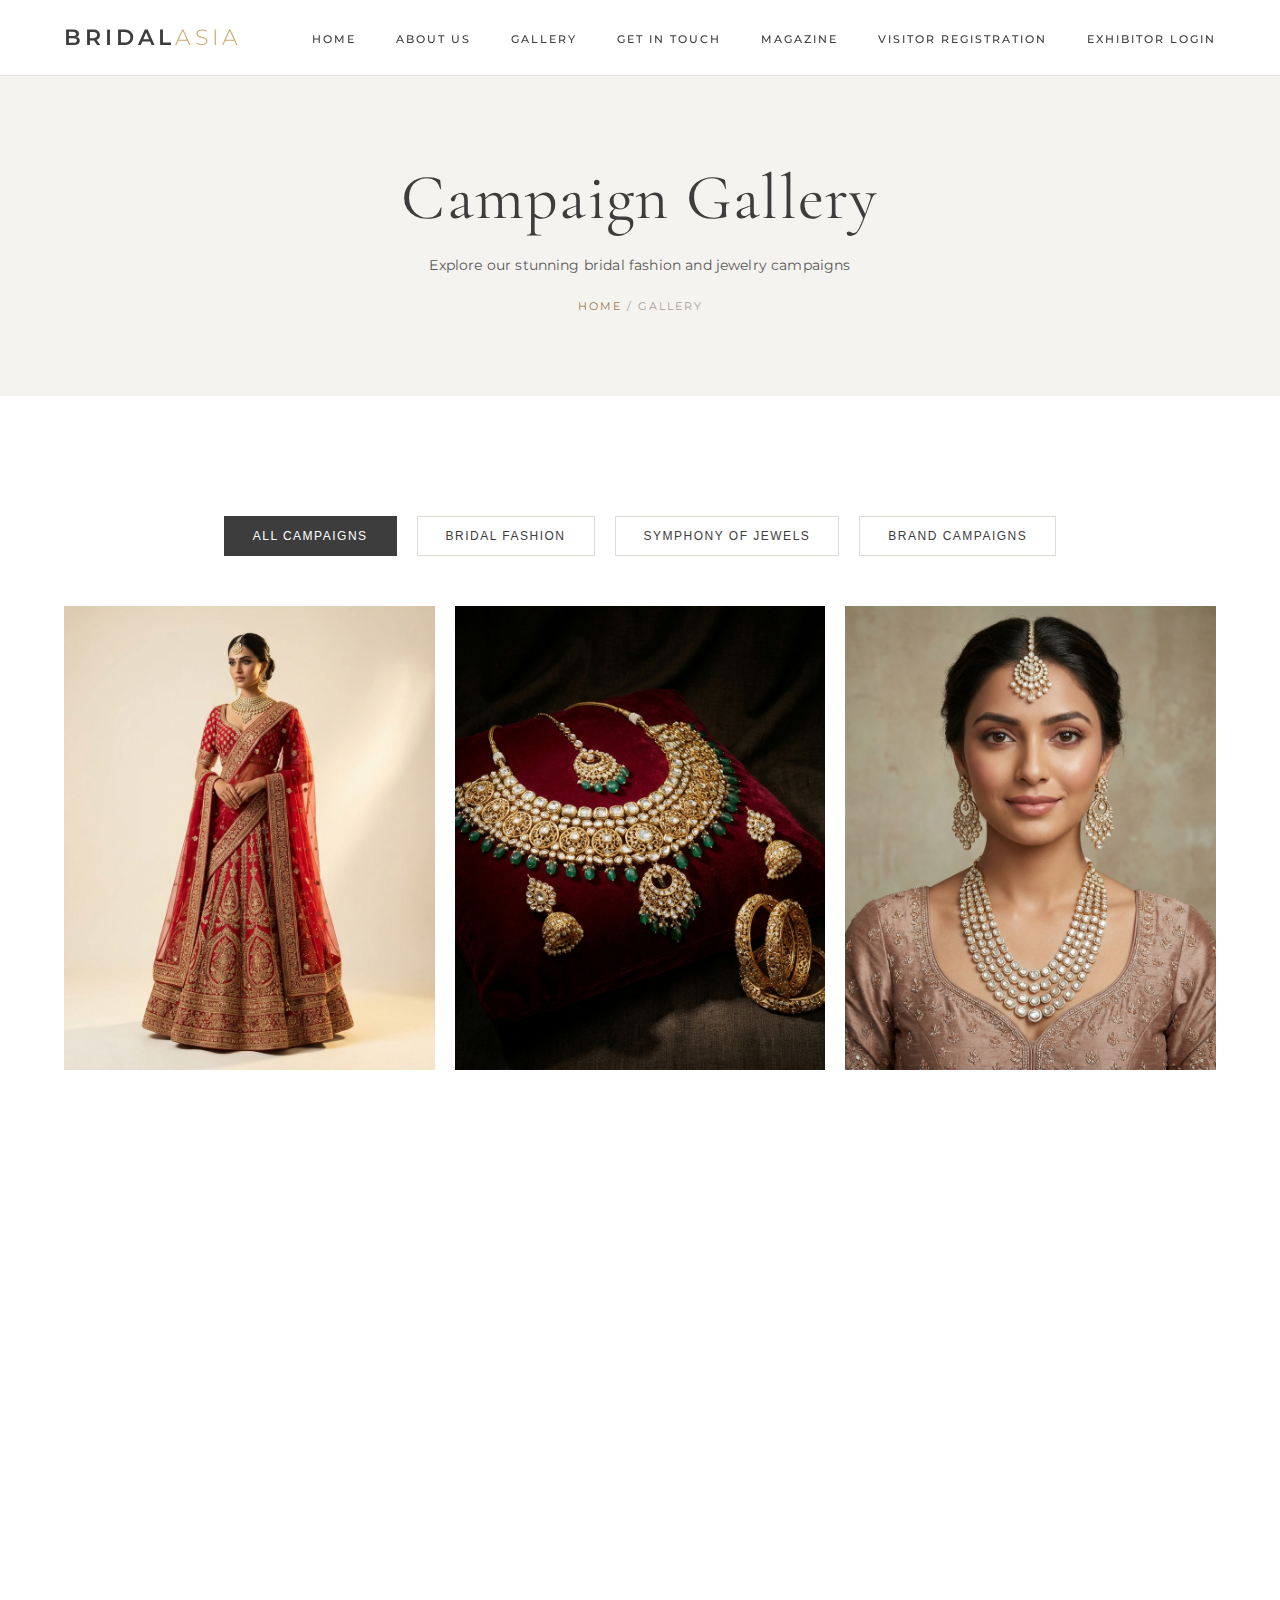
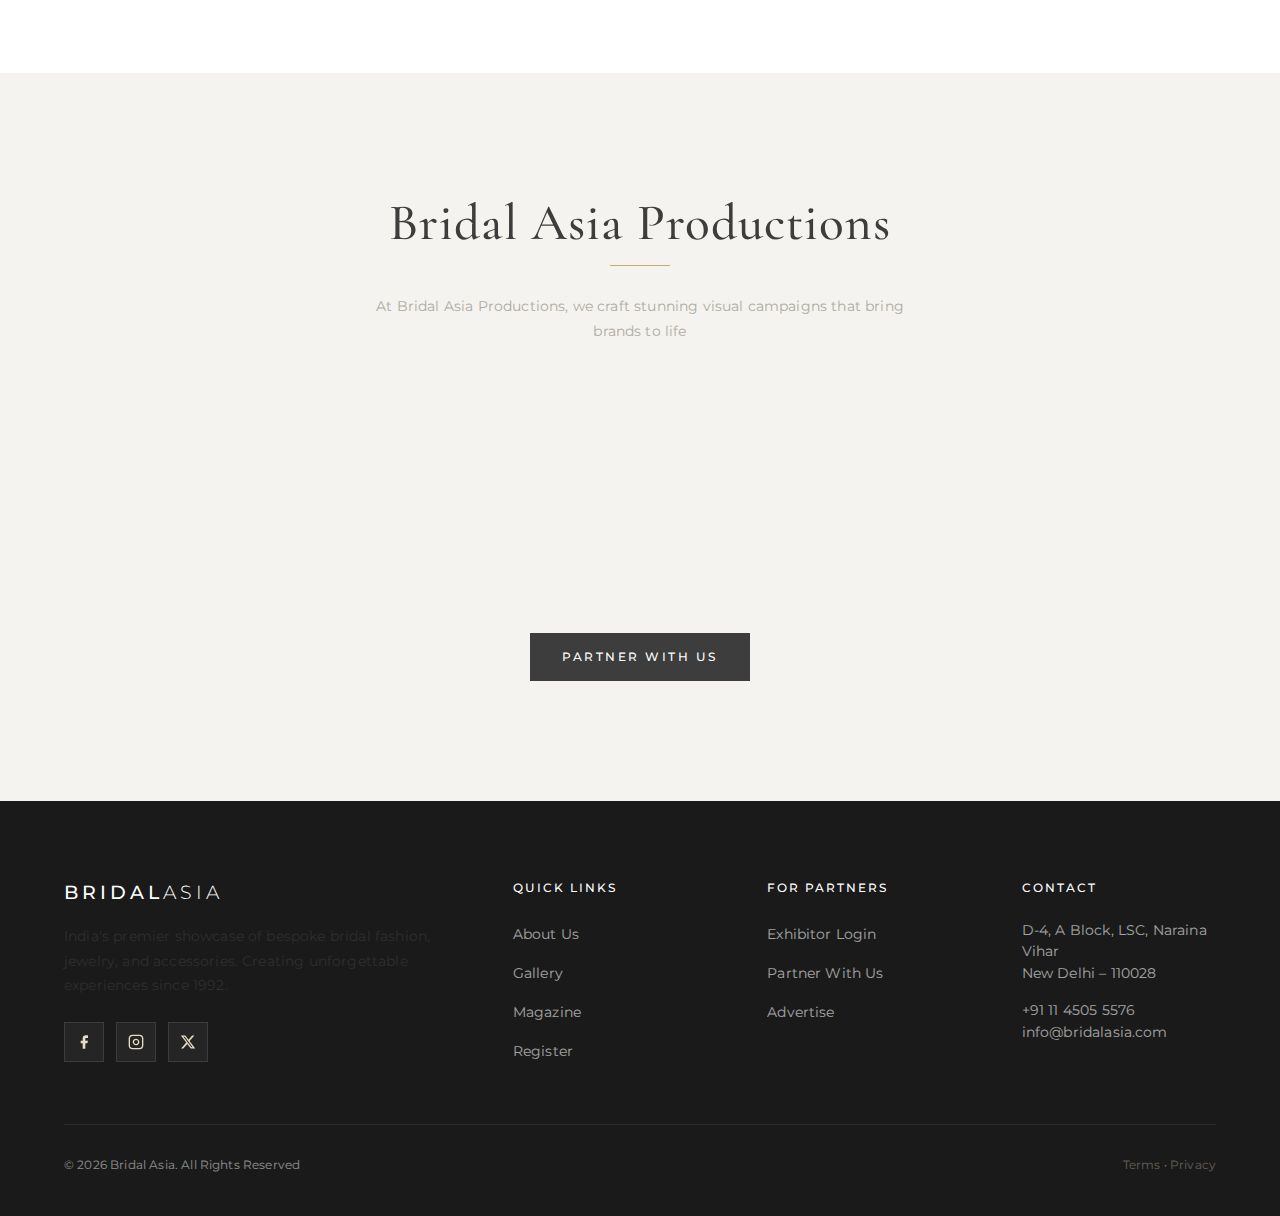
<file: gallery.html>
<!DOCTYPE html>
<html lang="en">

<head>
    <meta charset="UTF-8">
    <meta name="viewport" content="width=device-width, initial-scale=1.0">
    <meta name="description"
        content="Bridal Asia Gallery - View our stunning bridal fashion campaigns and jewelry showcases.">
    <title>Gallery - Bridal Asia</title>

    <link rel="preconnect" href="https://fonts.googleapis.com">
    <link rel="preconnect" href="https://fonts.gstatic.com" crossorigin>
    <link
        href="https://fonts.googleapis.com/css2?family=Cormorant+Garamond:wght@400;500;600;700&family=Montserrat:wght@300;400;500;600&display=swap"
        rel="stylesheet">
    <link rel="stylesheet" href="styles.css">
</head>

<body>
    <!-- Navigation -->
    <nav class="navbar navbar-light" id="navbar">
        <div class="container">
            <a href="index.html" class="logo">
                <h1>BRIDAL<span>ASIA</span></h1>
            </a>
            <ul class="nav-links" id="navLinks">
                <li><a href="index.html">Home</a></li>
                <li><a href="about.html">About Us</a></li>
                <li><a href="gallery.html">Gallery</a></li>
                <li><a href="contact.html">Get In Touch</a></li>
                <li><a href="magazine.html">Magazine</a></li>
                <li><a href="register.html">Visitor Registration</a></li>
                <li><a href="exhibitor-login.html">Exhibitor Login</a></li>
            </ul>
            <div class="menu-toggle" id="menuToggle">
                <span></span>
                <span></span>
                <span></span>
            </div>
        </div>
    </nav>

    <!-- Page Header -->
    <section class="page-header">
        <div class="container">
            <h1>Campaign Gallery</h1>
            <p>Explore our stunning bridal fashion and jewelry campaigns</p>
            <div class="breadcrumb">
                <a href="index.html">Home</a> / Gallery
            </div>
        </div>
    </section>

    <!-- Gallery Section -->
    <section class="gallery-section">
        <div class="container">
            <!-- Campaign Tabs -->
            <div class="gallery-tabs">
                <button class="gallery-tab active" data-category="all">All Campaigns</button>
                <button class="gallery-tab" data-category="bridal">Bridal Fashion</button>
                <button class="gallery-tab" data-category="jewels">Symphony of Jewels</button>
                <button class="gallery-tab" data-category="brands">Brand Campaigns</button>
            </div>

            <!-- Gallery Grid -->
            <div class="gallery-grid">
                <div class="gallery-item fade-in" data-category="bridal">
                    <img src="assets/hero_bridal_1.png" alt="Bridal Campaign A/W 2025">
                    <div class="gallery-overlay">
                        <h4>A/W 2025</h4>
                        <p>Bridal Fashion Campaign</p>
                    </div>
                </div>
                <div class="gallery-item fade-in" data-category="jewels">
                    <img src="assets/jewel_collection.png" alt="Symphony of Jewels">
                    <div class="gallery-overlay">
                        <h4>S/S 2025</h4>
                        <p>Symphony of Jewels</p>
                    </div>
                </div>
                <div class="gallery-item fade-in" data-category="bridal">
                    <img src="assets/hero_bridal_2.png" alt="Bridal Campaign S/S 2025">
                    <div class="gallery-overlay">
                        <h4>S/S 2025</h4>
                        <p>Bridal Fashion Campaign</p>
                    </div>
                </div>
                <div class="gallery-item fade-in" data-category="jewels">
                    <img src="assets/jewelry_campaign.png" alt="Jewelry Campaign">
                    <div class="gallery-overlay">
                        <h4>A/W 2024</h4>
                        <p>Jewelry Showcase</p>
                    </div>
                </div>
                <div class="gallery-item fade-in" data-category="brands">
                    <img src="assets/exhibition_event.png" alt="Exhibition">
                    <div class="gallery-overlay">
                        <h4>Exhibition</h4>
                        <p>Brand Partner Campaign</p>
                    </div>
                </div>
                <div class="gallery-item fade-in" data-category="bridal">
                    <img src="assets/bridal_about_hero.png" alt="Bridal Collection">
                    <div class="gallery-overlay">
                        <h4>A/W 2024</h4>
                        <p>Bridal Collection</p>
                    </div>
                </div>
            </div>
        </div>
    </section>

    <!-- Bridal Asia Productions -->
    <section class="productions-section">
        <div class="container">
            <div class="section-title">
                <h2>Bridal Asia Productions</h2>
                <p>At Bridal Asia Productions, we craft stunning visual campaigns that bring brands to life</p>
            </div>

            <div class="productions-content">
                <div class="production-feature fade-in">
                    <h3>10M+</h3>
                    <p>Campaign Reach</p>
                </div>
                <div class="production-feature fade-in">
                    <h3>200+</h3>
                    <p>Brand Partners</p>
                </div>
                <div class="production-feature fade-in">
                    <h3>50+</h3>
                    <p>Campaigns Created</p>
                </div>
                <div class="production-feature fade-in">
                    <h3>30+</h3>
                    <p>Years Experience</p>
                </div>
            </div>

            <div style="text-align: center; margin-top: 50px;">
                <a href="contact.html" class="btn btn-primary">Partner With Us</a>
            </div>
        </div>
    </section>

    <!-- Footer -->
    <footer class="footer">
        <div class="container">
            <div class="footer-content">
                <div class="footer-brand">
                    <h3>BRIDAL<span style="color: #fff; font-weight: 300;">ASIA</span></h3>
                    <p>India's premier showcase of bespoke bridal fashion, jewelry, and accessories. Creating
                        unforgettable experiences since 1992.</p>
                    <div class="social-links">
                        <a href="#" aria-label="Facebook"><svg width="18" height="18" viewBox="0 0 24 24"
                                fill="currentColor">
                                <path d="M18 2h-3a5 5 0 0 0-5 5v3H7v4h3v8h4v-8h3l1-4h-4V7a1 1 0 0 1 1-1h3z" />
                            </svg></a>
                        <a href="#" aria-label="Instagram"><svg width="18" height="18" viewBox="0 0 24 24" fill="none"
                                stroke="currentColor" stroke-width="2">
                                <rect x="2" y="2" width="20" height="20" rx="5" />
                                <path d="M16 11.37A4 4 0 1 1 12.63 8 4 4 0 0 1 16 11.37z" />
                            </svg></a>
                        <a href="#" aria-label="Twitter"><svg width="18" height="18" viewBox="0 0 24 24"
                                fill="currentColor">
                                <path
                                    d="M18.244 2.25h3.308l-7.227 8.26 8.502 11.24H16.17l-5.214-6.817L4.99 21.75H1.68l7.73-8.835L1.254 2.25H8.08l4.713 6.231zm-1.161 17.52h1.833L7.084 4.126H5.117z" />
                            </svg></a>
                    </div>
                </div>
                <div class="footer-links">
                    <h4>Quick Links</h4>
                    <ul>
                        <li><a href="about.html">About Us</a></li>
                        <li><a href="gallery.html">Gallery</a></li>
                        <li><a href="magazine.html">Magazine</a></li>
                        <li><a href="register.html">Register</a></li>
                    </ul>
                </div>
                <div class="footer-links">
                    <h4>For Partners</h4>
                    <ul>
                        <li><a href="exhibitor-login.html">Exhibitor Login</a></li>
                        <li><a href="contact.html">Partner With Us</a></li>
                        <li><a href="contact.html">Advertise</a></li>
                    </ul>
                </div>
                <div class="footer-links footer-contact">
                    <h4>Contact</h4>
                    <span>D-4, A Block, LSC, Naraina Vihar</span>
                    <span>New Delhi – 110028</span>
                    <span style="margin-top: 15px;">+91 11 4505 5576</span>
                    <span>info@bridalasia.com</span>
                </div>
            </div>
            <div class="footer-bottom">
                <p>© 2026 Bridal Asia. All Rights Reserved</p>
                <p><a href="#">Terms</a> · <a href="#">Privacy</a></p>
            </div>
        </div>
    </footer>

    <script src="script.js"></script>
    <script>
        // Gallery filtering
        const tabs = document.querySelectorAll('.gallery-tab');
        const items = document.querySelectorAll('.gallery-item');

        tabs.forEach(tab => {
            tab.addEventListener('click', () => {
                tabs.forEach(t => t.classList.remove('active'));
                tab.classList.add('active');

                const category = tab.dataset.category;

                items.forEach(item => {
                    if (category === 'all' || item.dataset.category === category) {
                        item.style.display = 'block';
                        item.classList.add('fade-in');
                    } else {
                        item.style.display = 'none';
                    }
                });
            });
        });
    </script>
</body>

</html>
</file>
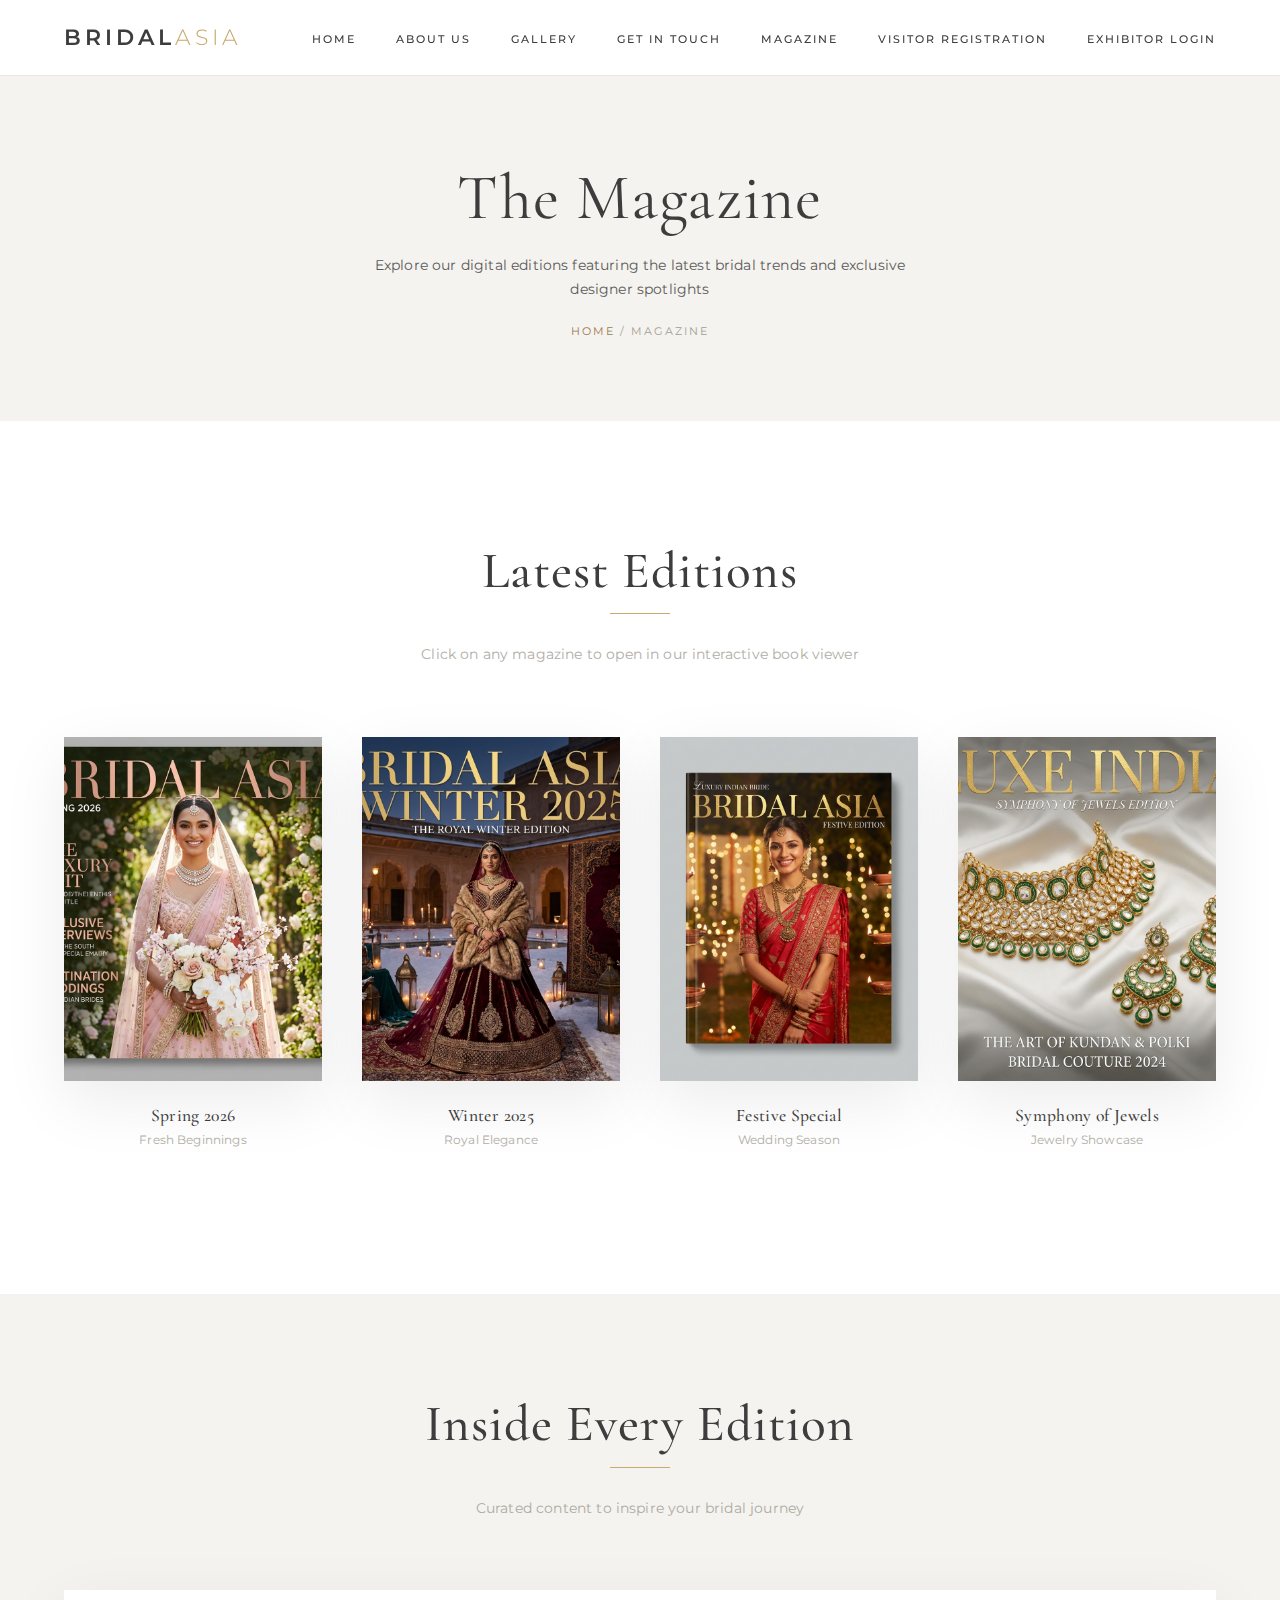
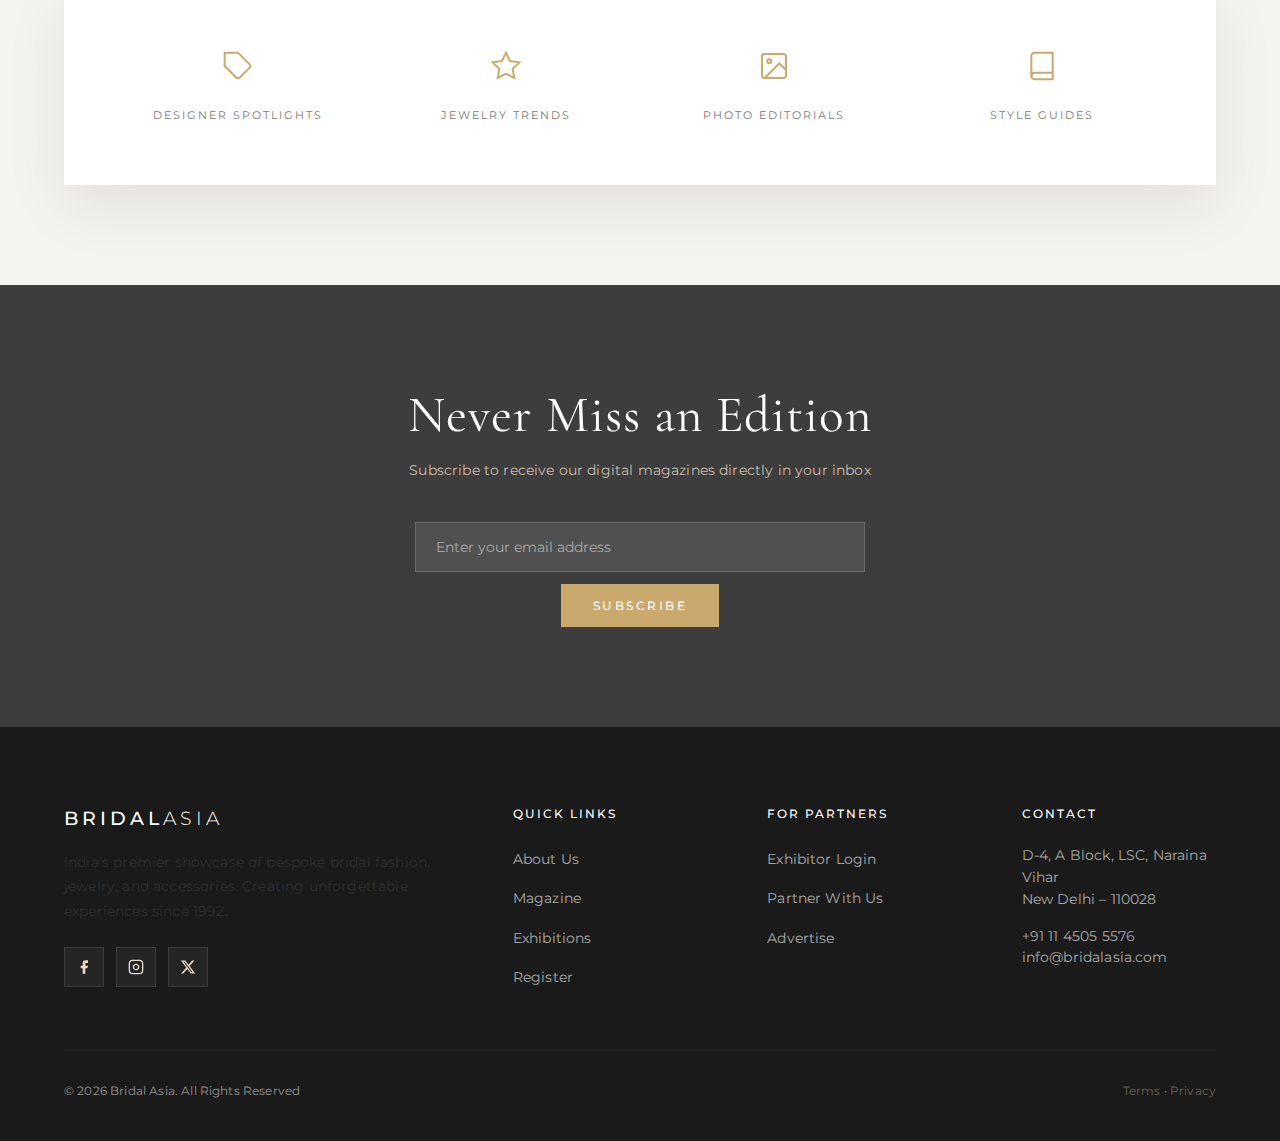
<file: magazine.html>
<!DOCTYPE html>
<html lang="en">

<head>
    <meta charset="UTF-8">
    <meta name="viewport" content="width=device-width, initial-scale=1.0">
    <meta name="description"
        content="Bridal Asia Magazine - Explore our digital magazines featuring the latest in bridal fashion.">
    <title>Magazine - Bridal Asia</title>

    <link rel="preconnect" href="https://fonts.googleapis.com">
    <link rel="preconnect" href="https://fonts.gstatic.com" crossorigin>
    <link
        href="https://fonts.googleapis.com/css2?family=Cormorant+Garamond:wght@400;500;600;700&family=Montserrat:wght@300;400;500;600&display=swap"
        rel="stylesheet">
    <link rel="stylesheet" href="styles.css">
</head>

<body>
    <!-- Navigation -->
    <nav class="navbar navbar-light" id="navbar">
        <div class="container">
            <a href="index.html" class="logo">
                <h1>BRIDAL<span>ASIA</span></h1>
            </a>
            <ul class="nav-links" id="navLinks">
                                <li><a href="index.html">Home</a></li>
                <li><a href="about.html">About Us</a></li>
                <li><a href="gallery.html">Gallery</a></li>
                <li><a href="contact.html">Get In Touch</a></li>
                <li><a href="magazine.html">Magazine</a></li>
                <li><a href="register.html">Visitor Registration</a></li>
                <li><a href="exhibitor-login.html">Exhibitor Login</a></li>
            </ul>
            <div class="menu-toggle" id="menuToggle">
                <span></span>
                <span></span>
                <span></span>
            </div>
        </div>
    </nav>

    <!-- Page Header -->
    <section class="page-header">
        <div class="container">
            <h1>The Magazine</h1>
            <p>Explore our digital editions featuring the latest bridal trends and exclusive designer spotlights</p>
            <div class="breadcrumb">
                <a href="index.html">Home</a> / Magazine
            </div>
        </div>
    </section>

    <!-- Magazine Section -->
    <section class="magazine-section">
        <div class="container">
            <div class="section-title">
                <h2>Latest Editions</h2>
                <p>Click on any magazine to open in our interactive book viewer</p>
            </div>

            <div class="magazine-grid">
                <div class="magazine-card fade-in" onclick="openMagazine('spring2026')">
                    <div class="magazine-cover">
                        <img src="assets/magazine_spring.png" alt="Spring 2026 Edition">
                    </div>
                    <div class="magazine-info">
                        <h4>Spring 2026</h4>
                        <p>Fresh Beginnings</p>
                    </div>
                </div>

                <div class="magazine-card fade-in" onclick="openMagazine('winter2025')">
                    <div class="magazine-cover">
                        <img src="assets/magazine_winter.png" alt="Winter 2025 Edition">
                    </div>
                    <div class="magazine-info">
                        <h4>Winter 2025</h4>
                        <p>Royal Elegance</p>
                    </div>
                </div>

                <div class="magazine-card fade-in" onclick="openMagazine('festive')">
                    <div class="magazine-cover">
                        <img src="assets/magazine_festive.png" alt="Festive Edition">
                    </div>
                    <div class="magazine-info">
                        <h4>Festive Special</h4>
                        <p>Wedding Season</p>
                    </div>
                </div>

                <div class="magazine-card fade-in" onclick="openMagazine('jewelry')">
                    <div class="magazine-cover">
                        <img src="assets/magazine_jewelry.png" alt="Jewelry Edition">
                    </div>
                    <div class="magazine-info">
                        <h4>Symphony of Jewels</h4>
                        <p>Jewelry Showcase</p>
                    </div>
                </div>
            </div>
        </div>
    </section>

    <!-- Features -->
    <section style="padding: 100px 0; background: var(--cream);">
        <div class="container">
            <div class="section-title">
                <h2>Inside Every Edition</h2>
                <p>Curated content to inspire your bridal journey</p>
            </div>

            <div class="stats-grid" style="background: var(--white); padding: 60px; box-shadow: var(--shadow-lg);">
                <div class="stat-item" style="color: var(--charcoal);">
                    <svg width="32" height="32" viewBox="0 0 24 24" fill="none" stroke="var(--gold)" stroke-width="1.5"
                        style="margin-bottom: 16px;">
                        <path d="M20.59 13.41l-7.17 7.17a2 2 0 0 1-2.83 0L2 12V2h10l8.59 8.59a2 2 0 0 1 0 2.82z" />
                        <line x1="7" y1="7" x2="7.01" y2="7" />
                    </svg>
                    <p style="color: var(--charcoal);">Designer Spotlights</p>
                </div>
                <div class="stat-item" style="color: var(--charcoal);">
                    <svg width="32" height="32" viewBox="0 0 24 24" fill="none" stroke="var(--gold)" stroke-width="1.5"
                        style="margin-bottom: 16px;">
                        <polygon
                            points="12 2 15.09 8.26 22 9.27 17 14.14 18.18 21.02 12 17.77 5.82 21.02 7 14.14 2 9.27 8.91 8.26 12 2" />
                    </svg>
                    <p style="color: var(--charcoal);">Jewelry Trends</p>
                </div>
                <div class="stat-item" style="color: var(--charcoal);">
                    <svg width="32" height="32" viewBox="0 0 24 24" fill="none" stroke="var(--gold)" stroke-width="1.5"
                        style="margin-bottom: 16px;">
                        <rect x="3" y="3" width="18" height="18" rx="2" ry="2" />
                        <circle cx="8.5" cy="8.5" r="1.5" />
                        <polyline points="21 15 16 10 5 21" />
                    </svg>
                    <p style="color: var(--charcoal);">Photo Editorials</p>
                </div>
                <div class="stat-item" style="color: var(--charcoal);">
                    <svg width="32" height="32" viewBox="0 0 24 24" fill="none" stroke="var(--gold)" stroke-width="1.5"
                        style="margin-bottom: 16px;">
                        <path d="M4 19.5A2.5 2.5 0 0 1 6.5 17H20" />
                        <path d="M6.5 2H20v20H6.5A2.5 2.5 0 0 1 4 19.5v-15A2.5 2.5 0 0 1 6.5 2z" />
                    </svg>
                    <p style="color: var(--charcoal);">Style Guides</p>
                </div>
            </div>
        </div>
    </section>

    <!-- Subscribe -->
    <section class="newsletter">
        <div class="container">
            <h2>Never Miss an Edition</h2>
            <p>Subscribe to receive our digital magazines directly in your inbox</p>
            <form class="newsletter-form" id="magazineSubscribe">
                <input type="email" placeholder="Enter your email address" required>
                <button type="submit" class="btn">Subscribe</button>
            </form>
        </div>
    </section>

    <!-- Magazine Viewer -->
    <div class="magazine-viewer" id="magazineViewer">
        <button class="viewer-close" onclick="closeMagazine()">×</button>

        <div class="book-container">
            <div class="book" id="book">
                <div class="book-spine"></div>

                <div class="book-page" id="page1" style="z-index: 10;" onclick="flipPage(1)">
                    <div class="page-front">
                        <img src="assets/magazine_spring.png" alt="Cover" id="coverImage">
                    </div>
                    <div class="page-back">
                        <div
                            style="padding: 48px; height: 100%; display: flex; flex-direction: column; justify-content: center; background: var(--cream);">
                            <h2 style="color: var(--charcoal); margin-bottom: 24px; font-size: 1.8rem;">Editor's Note
                            </h2>
                            <p style="color: var(--charcoal); opacity: 0.8; line-height: 1.9; font-size: 0.9rem;">
                                Welcome to this special edition of Bridal Asia Magazine. In this issue, we explore the
                                latest trends in bridal fashion, featuring exclusive interviews with India's top
                                designers.</p>
                            <p
                                style="color: var(--charcoal); opacity: 0.8; line-height: 1.9; margin-top: 16px; font-size: 0.9rem;">
                                Whether planning your dream wedding or seeking inspiration, we hope this edition brings
                                you closer to finding your perfect bridal look.</p>
                            <p style="color: var(--gold-dark); margin-top: 24px; font-style: italic;">— The Bridal Asia
                                Team</p>
                        </div>
                    </div>
                </div>

                <div class="book-page" id="page2" style="z-index: 9;" onclick="flipPage(2)">
                    <div class="page-front">
                        <img src="assets/bridal_about_hero.png" alt="Fashion Spread">
                    </div>
                    <div class="page-back">
                        <div
                            style="padding: 48px; height: 100%; display: flex; flex-direction: column; justify-content: center; background: var(--cream);">
                            <h2 style="color: var(--charcoal); margin-bottom: 24px; font-size: 1.8rem;">Trend Report
                                2026</h2>
                            <ul
                                style="color: var(--charcoal); opacity: 0.8; line-height: 2.2; font-size: 0.9rem; list-style: none;">
                                <li style="margin-bottom: 8px;">— Soft pastels & blush tones</li>
                                <li style="margin-bottom: 8px;">— Sustainable luxury fabrics</li>
                                <li style="margin-bottom: 8px;">— Contemporary silhouettes</li>
                                <li style="margin-bottom: 8px;">— Minimalist jewelry statements</li>
                                <li>— Hand-embroidered details</li>
                            </ul>
                        </div>
                    </div>
                </div>

                <div class="book-page" id="page3" style="z-index: 8;" onclick="flipPage(3)">
                    <div class="page-front">
                        <img src="assets/jewelry_campaign.png" alt="Jewelry Feature">
                    </div>
                    <div class="page-back">
                        <div
                            style="padding: 48px; height: 100%; display: flex; flex-direction: column; justify-content: center; background: var(--cream);">
                            <h2 style="color: var(--charcoal); margin-bottom: 24px; font-size: 1.8rem;">Symphony of
                                Jewels</h2>
                            <p style="color: var(--charcoal); opacity: 0.8; line-height: 1.9; font-size: 0.9rem;">This
                                season's jewelry collection celebrates the timeless beauty of Indian craftsmanship. From
                                intricate kundan work to contemporary diamond settings, each piece tells a story of
                                heritage and elegance.</p>
                            <p
                                style="color: var(--gold-dark); margin-top: 24px; font-size: 0.85rem; letter-spacing: 1px;">
                                Featured: House of Jewels, Tanishq, Kalyan Jewellers</p>
                        </div>
                    </div>
                </div>

                <div class="book-page" id="page4" style="z-index: 7;" onclick="flipPage(4)">
                    <div class="page-front">
                        <img src="assets/exhibition_event.png" alt="Exhibition Preview">
                    </div>
                    <div class="page-back">
                        <div
                            style="padding: 48px; height: 100%; display: flex; flex-direction: column; justify-content: center; align-items: center; background: var(--charcoal); text-align: center;">
                            <h2 style="color: var(--white); margin-bottom: 24px; font-size: 1.8rem;">Join Us</h2>
                            <p
                                style="color: var(--gold-light); margin-bottom: 32px; font-size: 0.9rem; line-height: 1.8;">
                                Mumbai: 7 – 8 February 2026<br>Delhi: 7 – 8 March 2026</p>
                            <p style="color: var(--white); font-size: 0.85rem; letter-spacing: 2px;">bridalasia.com</p>
                        </div>
                    </div>
                </div>
            </div>
        </div>

        <div class="viewer-nav">
            <button onclick="prevPage()">Previous</button>
            <span id="pageIndicator">Page 1 of 4</span>
            <button onclick="nextPage()">Next</button>
        </div>
    </div>

    <!-- Footer -->
    <footer class="footer">
        <div class="container">
            <div class="footer-content">
                <div class="footer-brand">
                    <h3>BRIDAL<span style="color: #fff; font-weight: 300;">ASIA</span></h3>
                    <p>India's premier showcase of bespoke bridal fashion, jewelry, and accessories. Creating
                        unforgettable experiences since 1992.</p>
                    <div class="social-links">
                        <a href="#" aria-label="Facebook"><svg width="18" height="18" viewBox="0 0 24 24"
                                fill="currentColor">
                                <path d="M18 2h-3a5 5 0 0 0-5 5v3H7v4h3v8h4v-8h3l1-4h-4V7a1 1 0 0 1 1-1h3z" />
                            </svg></a>
                        <a href="#" aria-label="Instagram"><svg width="18" height="18" viewBox="0 0 24 24" fill="none"
                                stroke="currentColor" stroke-width="2">
                                <rect x="2" y="2" width="20" height="20" rx="5" />
                                <path d="M16 11.37A4 4 0 1 1 12.63 8 4 4 0 0 1 16 11.37z" />
                            </svg></a>
                        <a href="#" aria-label="Twitter"><svg width="18" height="18" viewBox="0 0 24 24"
                                fill="currentColor">
                                <path
                                    d="M18.244 2.25h3.308l-7.227 8.26 8.502 11.24H16.17l-5.214-6.817L4.99 21.75H1.68l7.73-8.835L1.254 2.25H8.08l4.713 6.231zm-1.161 17.52h1.833L7.084 4.126H5.117z" />
                            </svg></a>
                    </div>
                </div>
                <div class="footer-links">
                    <h4>Quick Links</h4>
                    <ul>
                        <li><a href="about.html">About Us</a></li>
                        <li><a href="magazine.html">Magazine</a></li>
                        <li><a href="index.html#exhibitions">Exhibitions</a></li>
                        <li><a href="register.html">Register</a></li>
                    </ul>
                </div>
                <div class="footer-links">
                    <h4>For Partners</h4>
                    <ul>
                        <li><a href="exhibitor-login.html">Exhibitor Login</a></li>
                        <li><a href="contact.html">Partner With Us</a></li>
                        <li><a href="contact.html">Advertise</a></li>
                    </ul>
                </div>
                <div class="footer-links footer-contact">
                    <h4>Contact</h4>
                    <span>D-4, A Block, LSC, Naraina Vihar</span>
                    <span>New Delhi – 110028</span>
                    <span style="margin-top: 15px;">+91 11 4505 5576</span>
                    <span>info@bridalasia.com</span>
                </div>
            </div>
            <div class="footer-bottom">
                <p>© 2026 Bridal Asia. All Rights Reserved</p>
                <p><a href="#">Terms</a> · <a href="#">Privacy</a></p>
            </div>
        </div>
    </footer>

    <script src="script.js"></script>

    <script>
        let currentPage = 0;
        const totalPages = 4;

        function openMagazine(edition) {
            const viewer = document.getElementById('magazineViewer');
            const coverImage = document.getElementById('coverImage');

            const covers = {
                'spring2026': 'assets/magazine_spring.png',
                'winter2025': 'assets/magazine_winter.png',
                'festive': 'assets/magazine_festive.png',
                'jewelry': 'assets/magazine_jewelry.png'
            };

            coverImage.src = covers[edition] || covers['spring2026'];
            currentPage = 0;
            resetPages();
            updatePageIndicator();
            viewer.classList.add('active');
            document.body.style.overflow = 'hidden';
        }

        function closeMagazine() {
            const viewer = document.getElementById('magazineViewer');
            viewer.classList.remove('active');
            document.body.style.overflow = '';
            resetPages();
        }

        function resetPages() {
            for (let i = 1; i <= totalPages; i++) {
                const page = document.getElementById('page' + i);
                if (page) page.classList.remove('flipped');
            }
        }

        function flipPage(pageNum) {
            const page = document.getElementById('page' + pageNum);
            if (page) {
                if (page.classList.contains('flipped')) {
                    page.classList.remove('flipped');
                    currentPage = pageNum - 1;
                } else {
                    page.classList.add('flipped');
                    currentPage = pageNum;
                }
                updatePageIndicator();
            }
        }

        function nextPage() {
            if (currentPage < totalPages) {
                currentPage++;
                const page = document.getElementById('page' + currentPage);
                if (page) {
                    page.classList.add('flipped');
                    updatePageIndicator();
                }
            }
        }

        function prevPage() {
            if (currentPage > 0) {
                const page = document.getElementById('page' + currentPage);
                if (page) {
                    page.classList.remove('flipped');
                    currentPage--;
                    updatePageIndicator();
                }
            }
        }

        function updatePageIndicator() {
            document.getElementById('pageIndicator').textContent = `Page ${currentPage + 1} of ${totalPages + 1}`;
        }

        document.addEventListener('keydown', function (e) {
            if (e.key === 'Escape') closeMagazine();
            if (e.key === 'ArrowRight') nextPage();
            if (e.key === 'ArrowLeft') prevPage();
        });
    </script>
</body>

</html>
</file>
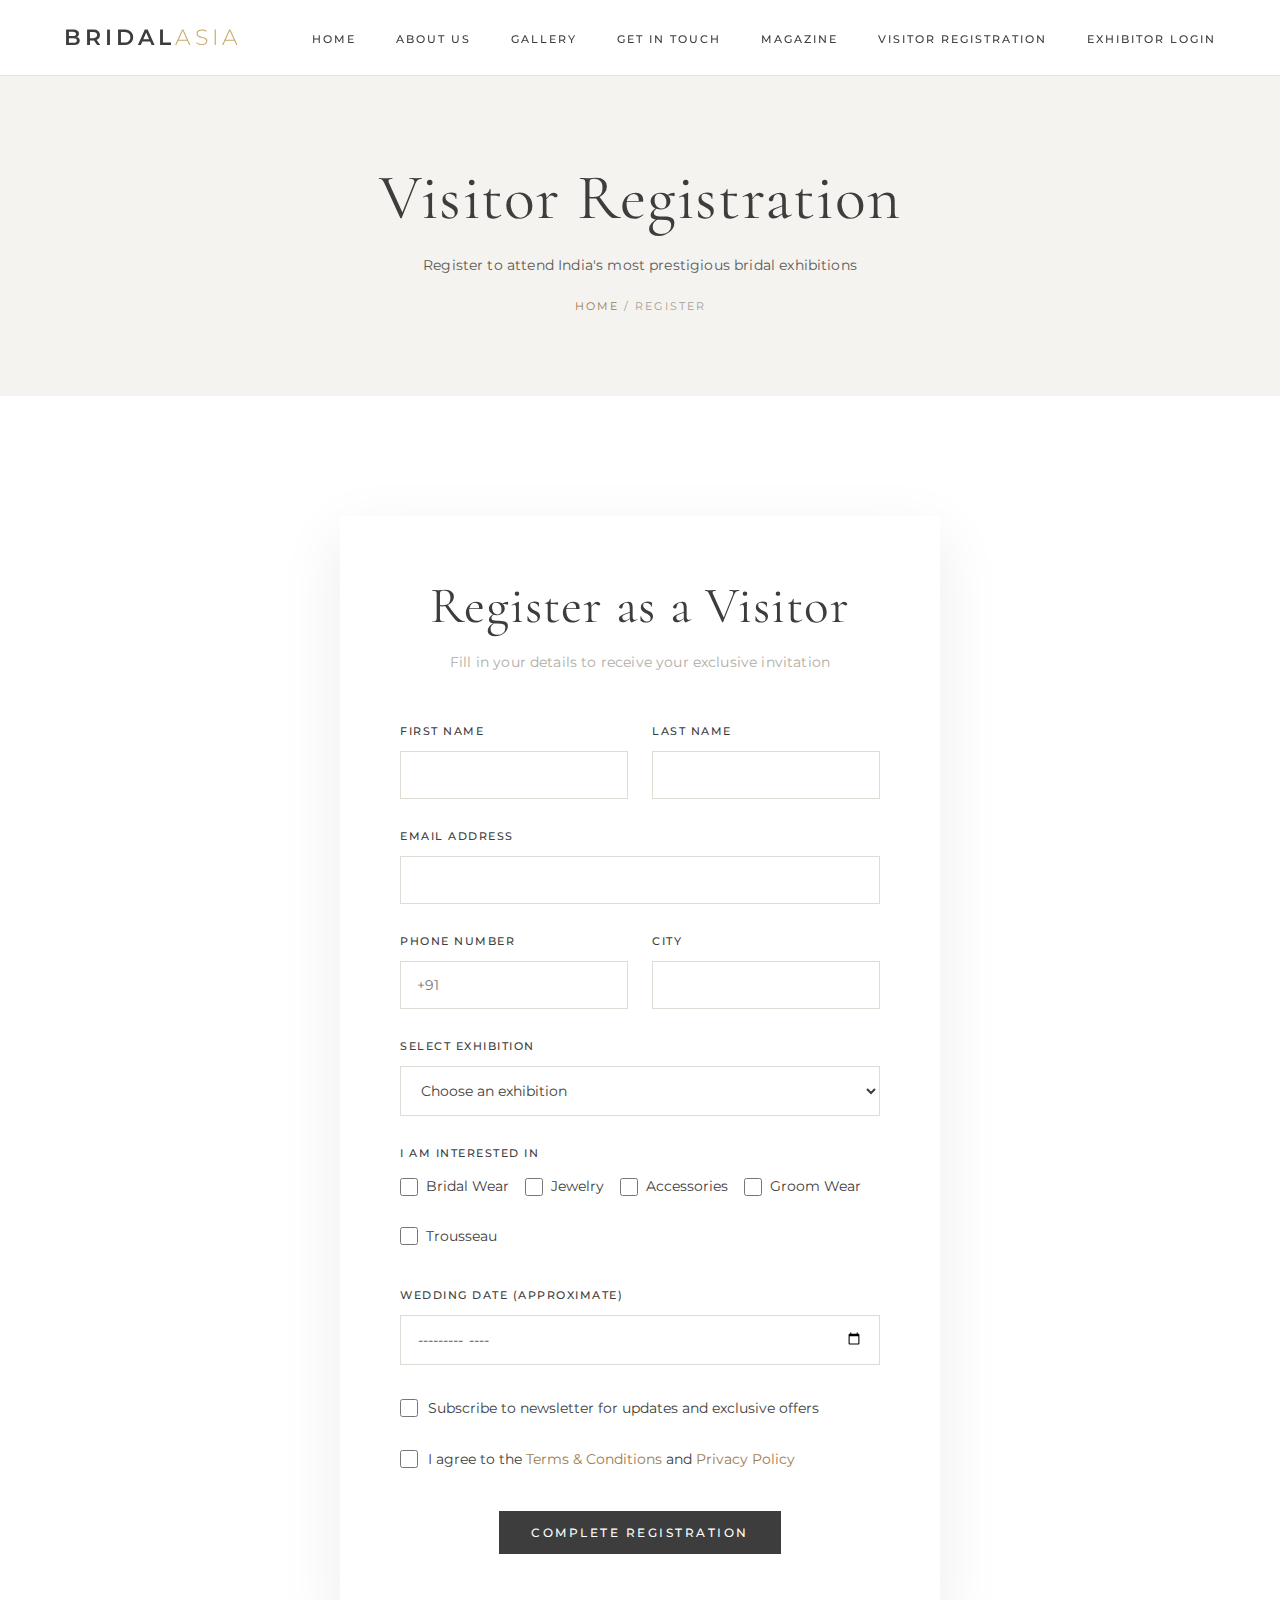
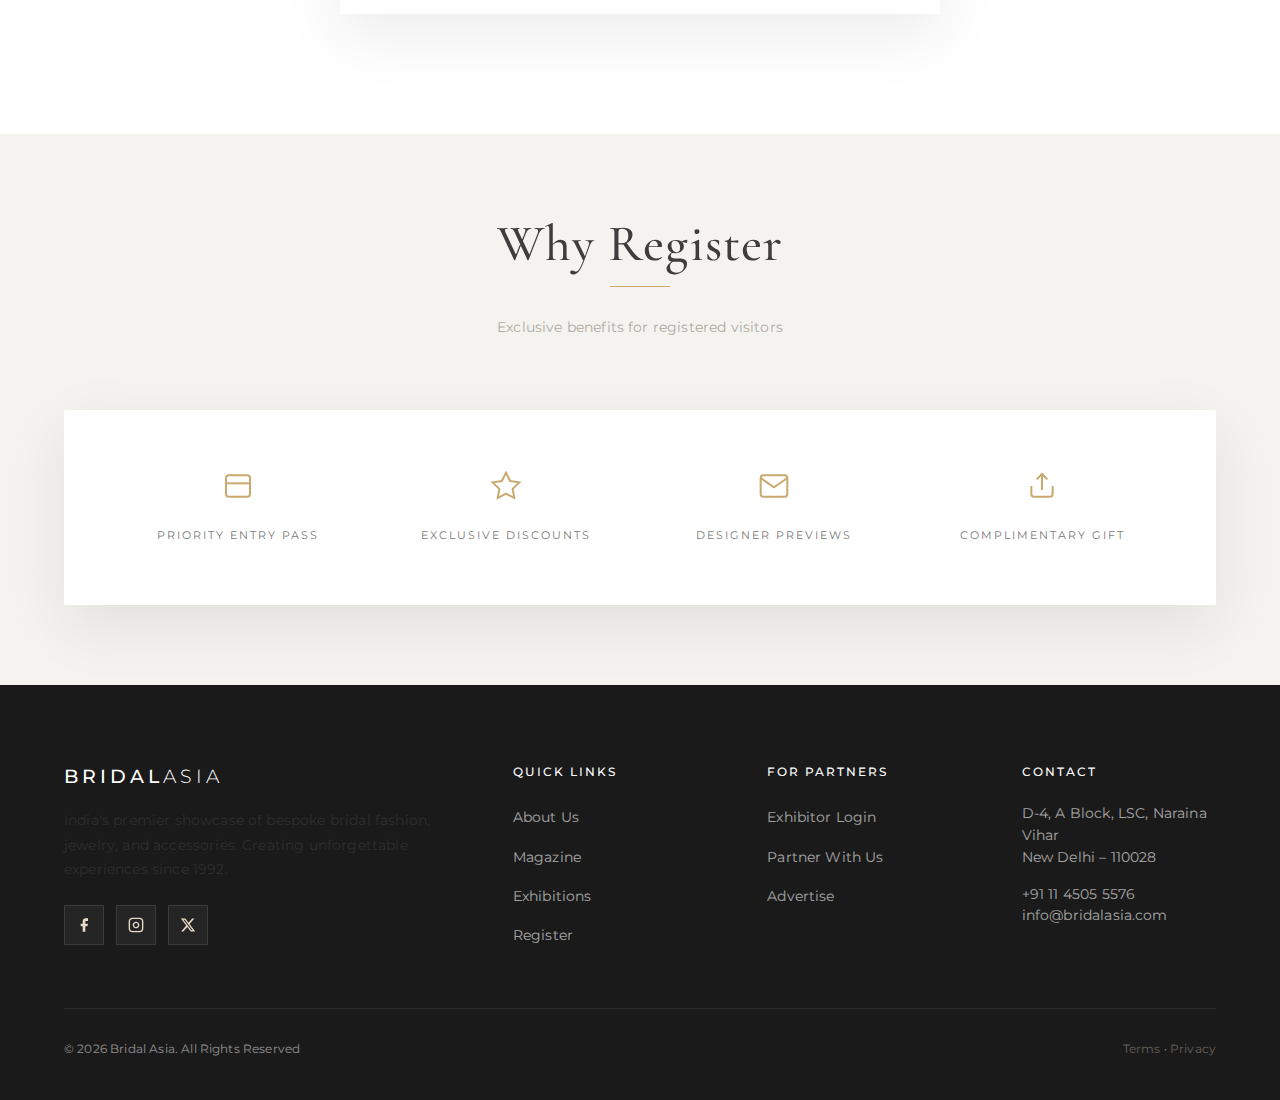
<file: register.html>
<!DOCTYPE html>
<html lang="en">

<head>
    <meta charset="UTF-8">
    <meta name="viewport" content="width=device-width, initial-scale=1.0">
    <meta name="description" content="Register as a visitor for Bridal Asia exhibitions in Mumbai and Delhi.">
    <title>Visitor Registration - Bridal Asia</title>

    <link rel="preconnect" href="https://fonts.googleapis.com">
    <link rel="preconnect" href="https://fonts.gstatic.com" crossorigin>
    <link
        href="https://fonts.googleapis.com/css2?family=Cormorant+Garamond:wght@400;500;600;700&family=Montserrat:wght@300;400;500;600&display=swap"
        rel="stylesheet">
    <link rel="stylesheet" href="styles.css">
</head>

<body>
    <!-- Navigation -->
    <nav class="navbar navbar-light" id="navbar">
        <div class="container">
            <a href="index.html" class="logo">
                <h1>BRIDAL<span>ASIA</span></h1>
            </a>
            <ul class="nav-links" id="navLinks">
                                <li><a href="index.html">Home</a></li>
                <li><a href="about.html">About Us</a></li>
                <li><a href="gallery.html">Gallery</a></li>
                <li><a href="contact.html">Get In Touch</a></li>
                <li><a href="magazine.html">Magazine</a></li>
                <li><a href="register.html">Visitor Registration</a></li>
                <li><a href="exhibitor-login.html">Exhibitor Login</a></li>
            </ul>
            <div class="menu-toggle" id="menuToggle">
                <span></span>
                <span></span>
                <span></span>
            </div>
        </div>
    </nav>

    <!-- Page Header -->
    <section class="page-header">
        <div class="container">
            <h1>Visitor Registration</h1>
            <p>Register to attend India's most prestigious bridal exhibitions</p>
            <div class="breadcrumb">
                <a href="index.html">Home</a> / Register
            </div>
        </div>
    </section>

    <!-- Registration Form -->
    <section class="form-section">
        <div class="container">
            <div class="form-container fade-in">
                <div style="text-align: center; margin-bottom: 48px;">
                    <h2 style="color: var(--charcoal); margin-bottom: 12px; font-weight: 400;">Register as a Visitor
                    </h2>
                    <p style="color: var(--medium-gray); font-size: 0.9rem;">Fill in your details to receive your
                        exclusive invitation</p>
                </div>

                <form id="registrationForm">
                    <div class="form-row">
                        <div class="form-group">
                            <label for="firstName">First Name</label>
                            <input type="text" id="firstName" name="firstName" required>
                        </div>
                        <div class="form-group">
                            <label for="lastName">Last Name</label>
                            <input type="text" id="lastName" name="lastName" required>
                        </div>
                    </div>

                    <div class="form-group">
                        <label for="email">Email Address</label>
                        <input type="email" id="email" name="email" required>
                    </div>

                    <div class="form-row">
                        <div class="form-group">
                            <label for="phone">Phone Number</label>
                            <input type="tel" id="phone" name="phone" placeholder="+91" required>
                        </div>
                        <div class="form-group">
                            <label for="city">City</label>
                            <input type="text" id="city" name="city" required>
                        </div>
                    </div>

                    <div class="form-group">
                        <label for="event">Select Exhibition</label>
                        <select id="event" name="event" required>
                            <option value="">Choose an exhibition</option>
                            <option value="mumbai-feb-2026">Mumbai – 7 & 8 February 2026</option>
                            <option value="delhi-mar-2026">Delhi – 7 & 8 March 2026</option>
                            <option value="both">Both Exhibitions</option>
                        </select>
                    </div>

                    <div class="form-group">
                        <label>I am interested in</label>
                        <div class="checkbox-group">
                            <label><input type="checkbox" name="interests" value="bridal-wear"> Bridal Wear</label>
                            <label><input type="checkbox" name="interests" value="jewelry"> Jewelry</label>
                            <label><input type="checkbox" name="interests" value="accessories"> Accessories</label>
                            <label><input type="checkbox" name="interests" value="groom-wear"> Groom Wear</label>
                            <label><input type="checkbox" name="interests" value="trousseau"> Trousseau</label>
                        </div>
                    </div>

                    <div class="form-group">
                        <label for="weddingDate">Wedding Date (Approximate)</label>
                        <input type="month" id="weddingDate" name="weddingDate">
                    </div>

                    <div class="form-group" style="margin-top: 32px;">
                        <label
                            style="display: flex; align-items: center; gap: 10px; font-weight: 400; cursor: pointer; text-transform: none; letter-spacing: 0; font-size: 0.85rem;">
                            <input type="checkbox" name="newsletter"
                                style="width: 18px; height: 18px; accent-color: var(--gold);">
                            Subscribe to newsletter for updates and exclusive offers
                        </label>
                    </div>

                    <div class="form-group">
                        <label
                            style="display: flex; align-items: flex-start; gap: 10px; font-weight: 400; cursor: pointer; text-transform: none; letter-spacing: 0; font-size: 0.85rem;">
                            <input type="checkbox" name="terms" required
                                style="width: 18px; height: 18px; accent-color: var(--gold); margin-top: 2px;">
                            <span>I agree to the <a href="#" style="color: var(--gold-dark);">Terms & Conditions</a> and
                                <a href="#" style="color: var(--gold-dark);">Privacy Policy</a></span>
                        </label>
                    </div>

                    <div class="form-submit">
                        <button type="submit" class="btn btn-primary">Complete Registration</button>
                    </div>
                </form>
            </div>
        </div>
    </section>

    <!-- Benefits -->
    <section style="padding: 80px 0; background: var(--cream);">
        <div class="container">
            <div class="section-title">
                <h2>Why Register</h2>
                <p>Exclusive benefits for registered visitors</p>
            </div>

            <div class="stats-grid" style="background: var(--white); padding: 60px; box-shadow: var(--shadow-lg);">
                <div class="stat-item" style="color: var(--charcoal);">
                    <svg width="32" height="32" viewBox="0 0 24 24" fill="none" stroke="var(--gold)" stroke-width="1.5"
                        style="margin-bottom: 16px;">
                        <rect x="3" y="4" width="18" height="16" rx="2" />
                        <line x1="3" y1="10" x2="21" y2="10" />
                    </svg>
                    <p style="color: var(--charcoal);">Priority Entry Pass</p>
                </div>
                <div class="stat-item" style="color: var(--charcoal);">
                    <svg width="32" height="32" viewBox="0 0 24 24" fill="none" stroke="var(--gold)" stroke-width="1.5"
                        style="margin-bottom: 16px;">
                        <polygon
                            points="12 2 15.09 8.26 22 9.27 17 14.14 18.18 21.02 12 17.77 5.82 21.02 7 14.14 2 9.27 8.91 8.26 12 2" />
                    </svg>
                    <p style="color: var(--charcoal);">Exclusive Discounts</p>
                </div>
                <div class="stat-item" style="color: var(--charcoal);">
                    <svg width="32" height="32" viewBox="0 0 24 24" fill="none" stroke="var(--gold)" stroke-width="1.5"
                        style="margin-bottom: 16px;">
                        <path d="M4 4h16c1.1 0 2 .9 2 2v12c0 1.1-.9 2-2 2H4c-1.1 0-2-.9-2-2V6c0-1.1.9-2 2-2z" />
                        <polyline points="22,6 12,13 2,6" />
                    </svg>
                    <p style="color: var(--charcoal);">Designer Previews</p>
                </div>
                <div class="stat-item" style="color: var(--charcoal);">
                    <svg width="32" height="32" viewBox="0 0 24 24" fill="none" stroke="var(--gold)" stroke-width="1.5"
                        style="margin-bottom: 16px;">
                        <path d="M20 12v6a2 2 0 0 1-2 2H6a2 2 0 0 1-2-2v-6" />
                        <polyline points="12 15 12 3" />
                        <polyline points="8 7 12 3 16 7" />
                    </svg>
                    <p style="color: var(--charcoal);">Complimentary Gift</p>
                </div>
            </div>
        </div>
    </section>

    <!-- Footer -->
    <footer class="footer">
        <div class="container">
            <div class="footer-content">
                <div class="footer-brand">
                    <h3>BRIDAL<span style="color: #fff; font-weight: 300;">ASIA</span></h3>
                    <p>India's premier showcase of bespoke bridal fashion, jewelry, and accessories. Creating
                        unforgettable experiences since 1992.</p>
                    <div class="social-links">
                        <a href="#" aria-label="Facebook"><svg width="18" height="18" viewBox="0 0 24 24"
                                fill="currentColor">
                                <path d="M18 2h-3a5 5 0 0 0-5 5v3H7v4h3v8h4v-8h3l1-4h-4V7a1 1 0 0 1 1-1h3z" />
                            </svg></a>
                        <a href="#" aria-label="Instagram"><svg width="18" height="18" viewBox="0 0 24 24" fill="none"
                                stroke="currentColor" stroke-width="2">
                                <rect x="2" y="2" width="20" height="20" rx="5" />
                                <path d="M16 11.37A4 4 0 1 1 12.63 8 4 4 0 0 1 16 11.37z" />
                            </svg></a>
                        <a href="#" aria-label="Twitter"><svg width="18" height="18" viewBox="0 0 24 24"
                                fill="currentColor">
                                <path
                                    d="M18.244 2.25h3.308l-7.227 8.26 8.502 11.24H16.17l-5.214-6.817L4.99 21.75H1.68l7.73-8.835L1.254 2.25H8.08l4.713 6.231zm-1.161 17.52h1.833L7.084 4.126H5.117z" />
                            </svg></a>
                    </div>
                </div>
                <div class="footer-links">
                    <h4>Quick Links</h4>
                    <ul>
                        <li><a href="about.html">About Us</a></li>
                        <li><a href="magazine.html">Magazine</a></li>
                        <li><a href="index.html#exhibitions">Exhibitions</a></li>
                        <li><a href="register.html">Register</a></li>
                    </ul>
                </div>
                <div class="footer-links">
                    <h4>For Partners</h4>
                    <ul>
                        <li><a href="exhibitor-login.html">Exhibitor Login</a></li>
                        <li><a href="contact.html">Partner With Us</a></li>
                        <li><a href="contact.html">Advertise</a></li>
                    </ul>
                </div>
                <div class="footer-links footer-contact">
                    <h4>Contact</h4>
                    <span>D-4, A Block, LSC, Naraina Vihar</span>
                    <span>New Delhi – 110028</span>
                    <span style="margin-top: 15px;">+91 11 4505 5576</span>
                    <span>info@bridalasia.com</span>
                </div>
            </div>
            <div class="footer-bottom">
                <p>© 2026 Bridal Asia. All Rights Reserved</p>
                <p><a href="#">Terms</a> · <a href="#">Privacy</a></p>
            </div>
        </div>
    </footer>

    <script src="script.js"></script>
</body>

</html>
</file>
<file: styles.css>
/* ===================================
   BRIDAL ASIA - Premium Minimal Design
   Luxury Bridal Exhibition
   =================================== */

/* ===== CSS Custom Properties ===== */
:root {
    /* Primary Colors - Refined Palette */
    --gold: #C9A96E;
    --gold-light: #E8DCC8;
    --gold-dark: #9A7B4F;
    --rose: #C4A484;

    /* Neutral Colors - Premium Whites */
    --white: #FFFFFF;
    --off-white: #FAFAF8;
    --cream: #F5F3EF;
    --cream-dark: #EBE7E0;
    --light-gray: #E0DCD5;
    --medium-gray: #A39E95;
    --charcoal: #3D3D3D;
    --black: #1A1A1A;

    /* Gradients */
    --gradient-gold: linear-gradient(135deg, var(--gold-light) 0%, var(--gold) 100%);
    --gradient-subtle: linear-gradient(135deg, rgba(201, 169, 110, 0.08) 0%, rgba(196, 164, 132, 0.08) 100%);

    /* Typography - Premium Fonts */
    --font-display: 'Cormorant Garamond', Georgia, serif;
    --font-body: 'Montserrat', -apple-system, BlinkMacSystemFont, sans-serif;

    /* Spacing */
    --section-padding: 120px 0;
    --container-width: 1200px;

    /* Transitions */
    --transition-fast: 0.2s ease;
    --transition-medium: 0.4s cubic-bezier(0.4, 0, 0.2, 1);
    --transition-slow: 0.6s cubic-bezier(0.4, 0, 0.2, 1);

    /* Shadows - Subtle */
    --shadow-sm: 0 2px 8px rgba(0, 0, 0, 0.04);
    --shadow-md: 0 8px 30px rgba(0, 0, 0, 0.06);
    --shadow-lg: 0 20px 60px rgba(0, 0, 0, 0.08);
    --shadow-gold: 0 8px 30px rgba(201, 169, 110, 0.15);
}

/* ===== Reset & Base ===== */
*,
*::before,
*::after {
    margin: 0;
    padding: 0;
    box-sizing: border-box;
}

html {
    scroll-behavior: smooth;
    font-size: 16px;
}

body {
    font-family: var(--font-body);
    background-color: var(--white);
    color: var(--charcoal);
    line-height: 1.7;
    overflow-x: hidden;
    font-weight: 400;
    letter-spacing: 0.01em;
}

a {
    text-decoration: none;
    color: inherit;
    transition: color var(--transition-fast);
}

img {
    max-width: 100%;
    height: auto;
    display: block;
}

ul {
    list-style: none;
}

/* ===== Typography ===== */
h1,
h2,
h3,
h4,
h5,
h6 {
    font-family: var(--font-display);
    font-weight: 500;
    line-height: 1.2;
    letter-spacing: 0.02em;
}

h1 {
    font-size: clamp(2.5rem, 5vw, 4.5rem);
}

h2 {
    font-size: clamp(2rem, 4vw, 3.2rem);
}

h3 {
    font-size: clamp(1.5rem, 3vw, 2rem);
}

h4 {
    font-size: clamp(1.1rem, 2vw, 1.4rem);
}

p {
    font-size: 0.95rem;
    color: var(--charcoal);
    opacity: 0.85;
}

/* ===== Utility Classes ===== */
.container {
    max-width: var(--container-width);
    margin: 0 auto;
    padding: 0 24px;
}

.section-title {
    text-align: center;
    margin-bottom: 70px;
}

.section-title h2 {
    color: var(--charcoal);
    margin-bottom: 16px;
    position: relative;
    display: inline-block;
}

.section-title h2::after {
    content: '';
    position: absolute;
    bottom: -12px;
    left: 50%;
    transform: translateX(-50%);
    width: 60px;
    height: 1px;
    background: var(--gold);
}

.section-title p {
    color: var(--medium-gray);
    max-width: 550px;
    margin: 24px auto 0;
    font-size: 0.9rem;
}

/* ===== Buttons ===== */
.btn {
    display: inline-block;
    padding: 14px 32px;
    font-family: var(--font-body);
    font-size: 0.75rem;
    font-weight: 500;
    text-transform: uppercase;
    letter-spacing: 2.5px;
    border: none;
    border-radius: 0;
    cursor: pointer;
    transition: all var(--transition-medium);
    position: relative;
}

.btn-primary {
    background: var(--charcoal);
    color: var(--white);
}

.btn-primary:hover {
    background: var(--black);
    transform: translateY(-2px);
    box-shadow: var(--shadow-md);
}

.btn-secondary {
    background: transparent;
    color: var(--charcoal);
    border: 1px solid var(--charcoal);
}

.btn-secondary:hover {
    background: var(--charcoal);
    color: var(--white);
}

.btn-gold {
    background: var(--gold);
    color: var(--white);
}

.btn-gold:hover {
    background: var(--gold-dark);
    transform: translateY(-2px);
}

/* ===== Navigation ===== */
.navbar {
    position: fixed;
    top: 0;
    left: 0;
    right: 0;
    z-index: 1000;
    padding: 24px 0;
    transition: all var(--transition-medium);
    background: transparent;
}

.navbar.scrolled {
    background: rgba(255, 255, 255, 0.98);
    backdrop-filter: blur(20px);
    padding: 16px 0;
    box-shadow: 0 1px 0 rgba(0, 0, 0, 0.05);
}

.navbar.scrolled .logo h1 {
    color: var(--charcoal);
}

.navbar.scrolled .logo span {
    color: var(--gold);
}

.navbar.scrolled .nav-links a {
    color: var(--charcoal);
}

.navbar.scrolled .nav-links .btn.btn-primary {
    background: var(--charcoal);
    color: var(--white);
}

.navbar.scrolled .nav-links .btn.btn-primary:hover {
    background: var(--black);
}

.navbar.scrolled .menu-toggle span {
    background: var(--charcoal);
}

/* Light navbar variant */
.navbar.navbar-light {
    background: rgba(255, 255, 255, 0.98);
    backdrop-filter: blur(20px);
    box-shadow: 0 1px 0 rgba(0, 0, 0, 0.05);
}

.navbar.navbar-light .logo h1 {
    color: var(--charcoal);
}

.navbar.navbar-light .logo span {
    color: var(--gold);
}

.navbar.navbar-light .nav-links a {
    color: var(--charcoal);
}

.navbar.navbar-light .nav-links .btn.btn-primary {
    background: var(--charcoal);
    color: var(--white);
}

.navbar.navbar-light .nav-links .btn.btn-primary:hover {
    background: var(--black);
}

.navbar.navbar-light .menu-toggle span {
    background: var(--charcoal);
}

.navbar .container {
    display: flex;
    justify-content: space-between;
    align-items: center;
}

.logo {
    display: flex;
    align-items: center;
}

.logo h1 {
    font-size: 1.4rem;
    color: var(--white);
    font-weight: 600;
    letter-spacing: 4px;
    font-family: var(--font-body);
}

.logo span {
    color: var(--gold-light);
    font-weight: 300;
}

.nav-links {
    display: flex;
    align-items: center;
    gap: 40px;
}

.nav-links a {
    color: var(--white);
    font-size: 0.7rem;
    font-weight: 500;
    text-transform: uppercase;
    letter-spacing: 2px;
    position: relative;
    padding: 8px 0;
}

.nav-links a::after {
    content: '';
    position: absolute;
    bottom: 0;
    left: 0;
    width: 0;
    height: 1px;
    background: var(--gold);
    transition: width var(--transition-medium);
}

.nav-links a:hover::after {
    width: 100%;
}

.nav-links .btn {
    padding: 10px 24px;
    font-size: 0.65rem;
    background: var(--gold);
    color: var(--white) !important;
    border: none;
}

.nav-links .btn:hover {
    background: var(--gold-dark);
    color: var(--white) !important;
}

.nav-links .btn::after {
    display: none;
}

.menu-toggle {
    display: none;
    flex-direction: column;
    gap: 5px;
    cursor: pointer;
    padding: 10px;
}

.menu-toggle span {
    width: 24px;
    height: 1px;
    background: var(--white);
    transition: all var(--transition-medium);
}

/* ===== Hero Slider ===== */
.hero-slider {
    position: relative;
    min-height: 100vh;
    overflow: hidden;
    background: var(--black);
}

.slider-container {
    position: relative;
    width: 100%;
    height: 100vh;
}

.hero-slide {
    position: absolute;
    top: 0;
    left: 0;
    width: 100%;
    height: 100%;
    opacity: 0;
    visibility: hidden;
    transition: opacity 0.8s ease, visibility 0.8s ease;
    display: flex;
    align-items: center;
    justify-content: center;
    padding-top: 80px;
    /* Account for fixed navbar */
}

.hero-slide.active {
    opacity: 1;
    visibility: visible;
}

.hero-slide .hero-bg {
    position: absolute;
    top: 0;
    left: 0;
    width: 100%;
    height: 100%;
    z-index: 1;
}

.hero-slide .hero-bg img {
    width: 100%;
    height: 100%;
    object-fit: cover;
    opacity: 0.6;
    transition: transform 4s ease;
}

.hero-slide.active .hero-bg img {
    transform: scale(1.03);
}

.hero-slide .hero-overlay {
    position: absolute;
    top: 0;
    left: 0;
    width: 100%;
    height: 100%;
    background: linear-gradient(180deg, rgba(0, 0, 0, 0.5) 0%, rgba(0, 0, 0, 0.7) 100%);
    z-index: 2;
}

.hero-slide .hero-content {
    position: relative;
    z-index: 3;
    text-align: center;
    color: var(--white);
    max-width: 800px;
    padding: 0 24px;
    margin-top: 20px;
}

.hero-slide .hero-content h1 {
    font-size: clamp(2.2rem, 5vw, 4rem);
    font-weight: 400;
    margin-bottom: 16px;
    line-height: 1.15;
    text-shadow: 0 2px 30px rgba(0, 0, 0, 0.6);
    color: var(--white);
}

.hero-slide .hero-subtitle {
    font-size: 0.75rem;
    opacity: 0.9;
    margin-bottom: 40px;
    font-weight: 400;
    letter-spacing: 2px;
    text-transform: uppercase;
    text-shadow: 0 2px 10px rgba(0, 0, 0, 0.5);
    color: var(--white);
}

.hero-slide .hero-content .gold {
    color: var(--gold);
    display: block;
    font-style: italic;
}

/* Slider Navigation Dots */
.slider-nav {
    position: absolute;
    bottom: 100px;
    left: 50%;
    transform: translateX(-50%);
    display: flex;
    gap: 12px;
    z-index: 10;
}

.slider-dot {
    width: 12px;
    height: 12px;
    border-radius: 50%;
    background: rgba(255, 255, 255, 0.3);
    border: 1px solid rgba(255, 255, 255, 0.5);
    cursor: pointer;
    transition: all var(--transition-medium);
    padding: 0;
}

.slider-dot:hover {
    background: rgba(255, 255, 255, 0.5);
}

.slider-dot.active {
    background: var(--gold);
    border-color: var(--gold);
    transform: scale(1.2);
}

/* Slider Arrows */
.slider-arrow {
    position: absolute;
    top: 50%;
    transform: translateY(-50%);
    width: 56px;
    height: 56px;
    background: rgba(255, 255, 255, 0.05);
    border: 1px solid rgba(255, 255, 255, 0.2);
    color: var(--white);
    cursor: pointer;
    z-index: 10;
    display: flex;
    align-items: center;
    justify-content: center;
    transition: all var(--transition-medium);
}

.slider-arrow:hover {
    background: var(--gold);
    border-color: var(--gold);
}

.slider-prev {
    left: 40px;
}

.slider-next {
    right: 40px;
}

/* Featured Date Card */
.date-card.featured {
    background: rgba(0, 0, 0, 0.6);
    backdrop-filter: blur(20px);
    border: 1px solid var(--gold);
    padding: 45px 70px;
    min-width: 350px;
}

.date-card.featured h3 {
    color: var(--gold);
    text-shadow: none;
}

.date-card.featured .event-name,
.date-card.featured .date,
.date-card.featured .venue,
.date-card.featured .timing {
    color: var(--white);
}

.date-card .timing {
    font-size: 0.7rem;
    opacity: 0.7;
    margin-top: 12px;
    letter-spacing: 1px;
    color: var(--white);
}

/* ===== Exhibition Dates ===== */
.exhibition-dates {
    display: flex;
    justify-content: center;
    gap: 30px;
    margin-bottom: 50px;
    animation: fadeInUp 1s ease 0.6s both;
    flex-wrap: wrap;
}

.date-card {
    background: rgba(255, 255, 255, 0.05);
    backdrop-filter: blur(20px);
    border: 1px solid rgba(255, 255, 255, 0.1);
    padding: 35px 50px;
    text-align: center;
    transition: all var(--transition-medium);
    min-width: 280px;
}

.date-card:hover {
    background: rgba(255, 255, 255, 0.1);
    border-color: var(--gold);
    transform: translateY(-5px);
}

.date-card h3 {
    color: var(--gold);
    font-size: 1.1rem;
    letter-spacing: 6px;
    margin-bottom: 12px;
    font-family: var(--font-body);
    font-weight: 500;
}

.date-card .event-name {
    font-size: 0.7rem;
    color: var(--gold-light);
    text-transform: uppercase;
    letter-spacing: 3px;
    margin-bottom: 16px;
    opacity: 0.8;
}

.date-card .date {
    font-size: 0.95rem;
    font-weight: 500;
    margin-bottom: 8px;
    font-family: var(--font-display);
}

.date-card .venue {
    font-size: 0.75rem;
    opacity: 0.6;
    letter-spacing: 1px;
}

.hero-cta {
    animation: fadeInUp 1s ease 0.8s both;
    display: flex;
    gap: 16px;
    justify-content: center;
    flex-wrap: wrap;
}

.hero-cta .btn-primary {
    background: var(--gold);
    color: var(--white);
}

.hero-cta .btn-primary:hover {
    background: var(--gold-dark);
    color: var(--white);
}

.hero-cta .btn-secondary {
    border-color: var(--white);
    color: var(--white);
    background: rgba(255, 255, 255, 0.1);
}

.hero-cta .btn-secondary:hover {
    background: var(--white);
    color: var(--charcoal);
}

/* ===== Scroll Indicator ===== */
.scroll-indicator {
    position: absolute;
    bottom: 40px;
    left: 50%;
    transform: translateX(-50%);
    z-index: 3;
    animation: bounce 2s infinite;
}

.scroll-indicator span {
    display: block;
    width: 1px;
    height: 60px;
    background: linear-gradient(180deg, var(--gold) 0%, transparent 100%);
}

/* ===== About Section ===== */
.about {
    padding: var(--section-padding);
    background: var(--white);
}

.about-content {
    display: grid;
    grid-template-columns: 1fr 1fr;
    gap: 100px;
    align-items: center;
}

.about-image {
    position: relative;
}

.about-image img {
    box-shadow: var(--shadow-lg);
}

.about-image::before {
    content: '';
    position: absolute;
    top: -20px;
    left: -20px;
    width: 100%;
    height: 100%;
    border: 1px solid var(--gold);
    z-index: -1;
}

.about-text h2 {
    color: var(--charcoal);
    margin-bottom: 28px;
}

.about-text p {
    margin-bottom: 20px;
    line-height: 1.9;
}

.about-features {
    display: grid;
    grid-template-columns: 1fr 1fr;
    gap: 24px;
    margin-top: 40px;
}

.feature-item {
    display: flex;
    align-items: center;
    gap: 16px;
}

.feature-icon {
    width: 48px;
    height: 48px;
    background: var(--cream);
    display: flex;
    align-items: center;
    justify-content: center;
    color: var(--gold-dark);
}

.feature-icon svg {
    width: 22px;
    height: 22px;
}

.feature-item span {
    font-size: 0.85rem;
    font-weight: 500;
    color: var(--charcoal);
    letter-spacing: 0.5px;
}

/* ===== Symphony of Jewels Section ===== */
.jewels-section {
    padding: var(--section-padding);
    background: var(--black);
}

.jewels-section .section-title h2 {
    color: var(--white);
}

.jewels-section .section-title p {
    color: rgba(255, 255, 255, 0.7);
}

.jewels-section .section-title::after {
    background: var(--gold);
}

.jewels-content {
    display: grid;
    grid-template-columns: 1fr 1fr;
    gap: 60px;
    align-items: center;
    margin-top: 60px;
}

.jewels-image {
    position: relative;
    overflow: hidden;
}

.jewels-image img {
    width: 100%;
    height: auto;
    display: block;
}

.jewels-text h3 {
    font-family: var(--font-display);
    font-size: 2rem;
    color: var(--gold);
    margin-bottom: 20px;
    font-weight: 400;
}

.jewels-text p {
    color: rgba(255, 255, 255, 0.8);
    line-height: 1.8;
    margin-bottom: 30px;
}

.campaign-list {
    border-top: 1px solid rgba(255, 255, 255, 0.1);
}

.campaign-item {
    display: flex;
    justify-content: space-between;
    align-items: center;
    padding: 16px 0;
    border-bottom: 1px solid rgba(255, 255, 255, 0.1);
}

.campaign-season {
    font-size: 0.9rem;
    font-weight: 500;
    color: var(--white);
    letter-spacing: 1px;
}

.campaign-link {
    font-size: 0.75rem;
    color: var(--gold);
    text-transform: uppercase;
    letter-spacing: 1px;
    transition: color var(--transition-fast);
}

.campaign-link:hover {
    color: var(--gold-light);
}

.jewels-section .btn-secondary {
    border-color: var(--gold);
    color: var(--gold);
}

.jewels-section .btn-secondary:hover {
    background: var(--gold);
    color: var(--white);
}

/* ===== Exhibitions Section ===== */
.exhibitions {
    padding: var(--section-padding);
    background: var(--cream);
}

.exhibition-grid {
    display: grid;
    grid-template-columns: repeat(3, 1fr);
    gap: 30px;
}

.exhibition-card {
    background: var(--white);
    overflow: hidden;
    transition: all var(--transition-medium);
    box-shadow: var(--shadow-sm);
}

.exhibition-card:hover {
    transform: translateY(-8px);
    box-shadow: var(--shadow-lg);
}

.exhibition-card-image {
    height: 280px;
    overflow: hidden;
}

.exhibition-card-image img {
    width: 100%;
    height: 100%;
    object-fit: cover;
    transition: transform var(--transition-slow);
}

.exhibition-card:hover .exhibition-card-image img {
    transform: scale(1.05);
}

.exhibition-card-content {
    padding: 32px;
    color: var(--charcoal);
}

.exhibition-card h3 {
    color: var(--charcoal);
    margin-bottom: 8px;
    font-size: 1.4rem;
}

.exhibition-card .event-subtitle {
    font-size: 0.7rem;
    color: var(--gold-dark);
    text-transform: uppercase;
    letter-spacing: 2px;
    margin-bottom: 20px;
}

.exhibition-card .date-venue {
    display: flex;
    flex-direction: column;
    gap: 6px;
    margin-bottom: 28px;
}

.exhibition-card .date-venue span {
    font-size: 0.85rem;
    color: var(--medium-gray);
}

/* ===== Campaigns Section ===== */
.campaigns {
    padding: var(--section-padding);
    background: var(--white);
}

.campaigns-intro {
    text-align: center;
    max-width: 700px;
    margin: 0 auto 60px;
}

.campaigns-intro p {
    font-size: 0.95rem;
    line-height: 1.9;
}

.campaigns-tabs {
    display: flex;
    justify-content: center;
    gap: 8px;
    margin-bottom: 50px;
    flex-wrap: wrap;
}

.tab-btn {
    padding: 10px 24px;
    background: transparent;
    border: 1px solid var(--light-gray);
    font-family: var(--font-body);
    font-size: 0.7rem;
    font-weight: 500;
    letter-spacing: 1.5px;
    text-transform: uppercase;
    color: var(--medium-gray);
    cursor: pointer;
    transition: all var(--transition-medium);
}

.tab-btn:hover,
.tab-btn.active {
    background: var(--charcoal);
    border-color: var(--charcoal);
    color: var(--white);
}

.campaigns-grid {
    display: grid;
    grid-template-columns: repeat(4, 1fr);
    gap: 20px;
}

.campaign-card {
    position: relative;
    overflow: hidden;
    aspect-ratio: 3/4;
    cursor: pointer;
}

.campaign-card img {
    width: 100%;
    height: 100%;
    object-fit: cover;
    transition: transform var(--transition-slow);
}

.campaign-card:hover img {
    transform: scale(1.05);
}

.campaign-overlay {
    position: absolute;
    bottom: 0;
    left: 0;
    right: 0;
    padding: 40px 24px 24px;
    background: linear-gradient(transparent, rgba(26, 26, 26, 0.9));
    color: var(--white);
    transform: translateY(20px);
    opacity: 0;
    transition: all var(--transition-medium);
}

.campaign-card:hover .campaign-overlay {
    transform: translateY(0);
    opacity: 1;
}

.campaign-overlay h4 {
    color: var(--white);
    font-size: 1.1rem;
    margin-bottom: 4px;
}

.campaign-overlay p {
    font-size: 0.75rem;
    color: var(--gold-light);
    opacity: 1;
}

/* ===== Newsletter Section ===== */
.newsletter {
    padding: 100px 0;
    background: var(--charcoal);
    text-align: center;
}

.newsletter h2 {
    color: var(--white);
    margin-bottom: 12px;
    font-weight: 400;
}

.newsletter p {
    color: var(--gold-light);
    opacity: 0.8;
    margin-bottom: 40px;
    font-size: 0.85rem;
}

.newsletter-form {
    display: flex;
    gap: 12px;
    max-width: 450px;
    margin: 0 auto;
    flex-wrap: wrap;
    justify-content: center;
}

.newsletter-form input {
    flex: 1;
    min-width: 280px;
    padding: 16px 20px;
    border: none;
    font-family: var(--font-body);
    font-size: 0.85rem;
    background: rgba(255, 255, 255, 0.1);
    color: var(--white);
    border: 1px solid rgba(255, 255, 255, 0.15);
    transition: all var(--transition-medium);
}

.newsletter-form input::placeholder {
    color: rgba(255, 255, 255, 0.5);
}

.newsletter-form input:focus {
    outline: none;
    border-color: var(--gold);
    background: rgba(255, 255, 255, 0.15);
}

.newsletter-form .btn {
    background: var(--gold);
    color: var(--white);
    min-width: 140px;
}

.newsletter-form .btn:hover {
    background: var(--gold-dark);
}

/* ===== Footer ===== */
.footer {
    background: var(--black);
    padding: 80px 0 40px;
    color: var(--white);
}

.footer-content {
    display: grid;
    grid-template-columns: 2fr 1fr 1fr 1fr;
    gap: 60px;
    margin-bottom: 60px;
}

.footer-brand h3 {
    font-size: 1.2rem;
    letter-spacing: 4px;
    margin-bottom: 20px;
    font-family: var(--font-body);
    font-weight: 500;
}

.footer-brand p {
    opacity: 0.6;
    line-height: 1.8;
    margin-bottom: 24px;
    font-size: 0.85rem;
}

.social-links {
    display: flex;
    gap: 12px;
}

.social-links a {
    width: 40px;
    height: 40px;
    background: rgba(255, 255, 255, 0.05);
    border: 1px solid rgba(255, 255, 255, 0.1);
    display: flex;
    align-items: center;
    justify-content: center;
    color: var(--gold-light);
    transition: all var(--transition-medium);
}

.social-links a:hover {
    background: var(--gold);
    border-color: var(--gold);
    color: var(--white);
}

.social-links a svg {
    width: 16px;
    height: 16px;
}

.footer-links h4 {
    color: var(--white);
    margin-bottom: 24px;
    font-size: 0.75rem;
    letter-spacing: 2px;
    text-transform: uppercase;
    font-family: var(--font-body);
    font-weight: 500;
}

.footer-links ul {
    display: flex;
    flex-direction: column;
    gap: 12px;
}

.footer-links a {
    opacity: 0.6;
    transition: all var(--transition-fast);
    font-size: 0.85rem;
}

.footer-links a:hover {
    opacity: 1;
    color: var(--gold);
}

.footer-contact span {
    display: block;
    opacity: 0.6;
    font-size: 0.85rem;
    line-height: 1.6;
}

.footer-bottom {
    padding-top: 30px;
    border-top: 1px solid rgba(255, 255, 255, 0.08);
    display: flex;
    justify-content: space-between;
    align-items: center;
}

.footer-bottom p {
    opacity: 0.5;
    font-size: 0.75rem;
    color: var(--white);
}

.footer-bottom a {
    color: var(--gold-light);
    opacity: 0.7;
}

.footer-bottom a:hover {
    opacity: 1;
}

/* ===== Page Header ===== */
.page-header {
    padding: 160px 0 80px;
    background: var(--cream);
    text-align: center;
}

.page-header h1 {
    color: var(--charcoal);
    margin-bottom: 16px;
    font-weight: 400;
}

.page-header p {
    max-width: 550px;
    margin: 0 auto;
    font-size: 0.9rem;
}

.breadcrumb {
    margin-top: 20px;
    font-size: 0.7rem;
    letter-spacing: 2px;
    text-transform: uppercase;
    color: var(--medium-gray);
}

.breadcrumb a {
    color: var(--gold-dark);
}

/* ===== Gallery Section ===== */
.gallery-section {
    padding: var(--section-padding);
    background: var(--white);
}

.gallery-tabs {
    display: flex;
    justify-content: center;
    gap: 20px;
    margin-bottom: 50px;
    flex-wrap: wrap;
}

.gallery-tab {
    padding: 12px 28px;
    font-size: 0.75rem;
    font-weight: 500;
    text-transform: uppercase;
    letter-spacing: 1.5px;
    background: transparent;
    border: 1px solid var(--light-gray);
    color: var(--charcoal);
    cursor: pointer;
    transition: all var(--transition-medium);
}

.gallery-tab:hover,
.gallery-tab.active {
    background: var(--charcoal);
    border-color: var(--charcoal);
    color: var(--white);
}

.gallery-grid {
    display: grid;
    grid-template-columns: repeat(3, 1fr);
    gap: 20px;
}

.gallery-item {
    position: relative;
    overflow: hidden;
    aspect-ratio: 4/5;
    cursor: pointer;
}

.gallery-item img {
    width: 100%;
    height: 100%;
    object-fit: cover;
    transition: transform var(--transition-slow);
}

.gallery-item:hover img {
    transform: scale(1.05);
}

.gallery-overlay {
    position: absolute;
    bottom: 0;
    left: 0;
    right: 0;
    padding: 30px 20px;
    background: linear-gradient(transparent, rgba(0, 0, 0, 0.8));
    transform: translateY(100%);
    transition: transform var(--transition-medium);
}

.gallery-item:hover .gallery-overlay {
    transform: translateY(0);
}

.gallery-overlay h4 {
    color: var(--gold);
    font-size: 1rem;
    font-weight: 500;
    margin-bottom: 5px;
}

.gallery-overlay p {
    color: var(--white);
    font-size: 0.8rem;
    opacity: 0.8;
}

/* ===== Productions Section ===== */
.productions-section {
    padding: var(--section-padding);
    background: var(--cream);
}

.productions-content {
    display: grid;
    grid-template-columns: repeat(4, 1fr);
    gap: 30px;
    margin-top: 50px;
}

.production-feature {
    text-align: center;
    padding: 40px 20px;
    background: var(--white);
    box-shadow: var(--shadow-sm);
}

.production-feature h3 {
    font-family: var(--font-display);
    font-size: 3rem;
    color: var(--gold);
    font-weight: 400;
    margin-bottom: 10px;
}

.production-feature p {
    font-size: 0.8rem;
    text-transform: uppercase;
    letter-spacing: 1px;
    color: var(--charcoal);
}

/* ===== Form Styles ===== */
.form-section {
    padding: var(--section-padding);
    background: var(--white);
}

.form-container {
    max-width: 600px;
    margin: 0 auto;
    background: var(--white);
    padding: 60px;
    box-shadow: var(--shadow-lg);
}

.form-group {
    margin-bottom: 28px;
}

.form-group label {
    display: block;
    margin-bottom: 10px;
    font-size: 0.7rem;
    font-weight: 500;
    letter-spacing: 1.5px;
    text-transform: uppercase;
    color: var(--charcoal);
}

.form-group input,
.form-group select,
.form-group textarea {
    width: 100%;
    padding: 14px 16px;
    border: 1px solid var(--light-gray);
    font-family: var(--font-body);
    font-size: 0.9rem;
    color: var(--charcoal);
    background: var(--white);
    transition: all var(--transition-medium);
}

.form-group input:focus,
.form-group select:focus,
.form-group textarea:focus {
    outline: none;
    border-color: var(--gold);
}

.form-group textarea {
    min-height: 140px;
    resize: vertical;
}

.form-row {
    display: grid;
    grid-template-columns: 1fr 1fr;
    gap: 24px;
}

.form-submit {
    text-align: center;
    margin-top: 40px;
}

.checkbox-group {
    display: flex;
    flex-wrap: wrap;
    gap: 16px;
    margin-top: 12px;
}

.checkbox-group label {
    display: flex;
    align-items: center;
    gap: 8px;
    font-size: 0.85rem;
    font-weight: 400;
    text-transform: none;
    letter-spacing: 0;
    cursor: pointer;
}

.checkbox-group input[type="checkbox"] {
    width: 18px;
    height: 18px;
    accent-color: var(--gold);
}

/* ===== Login Section ===== */
.login-section {
    min-height: 100vh;
    display: flex;
    align-items: center;
    justify-content: center;
    padding: 120px 24px;
    background: var(--cream);
}

.login-container {
    width: 100%;
    max-width: 420px;
    background: var(--white);
    padding: 60px;
    box-shadow: var(--shadow-lg);
    text-align: center;
}

.login-container h2 {
    color: var(--charcoal);
    margin-bottom: 8px;
    font-weight: 400;
}

.login-container>p {
    color: var(--medium-gray);
    margin-bottom: 40px;
    font-size: 0.85rem;
}

.login-container .form-group {
    text-align: left;
}

.login-links {
    margin-top: 30px;
}

.login-links a {
    color: var(--gold-dark);
    font-size: 0.85rem;
}

.login-divider {
    display: flex;
    align-items: center;
    margin: 32px 0;
    color: var(--medium-gray);
}

.login-divider::before,
.login-divider::after {
    content: '';
    flex: 1;
    height: 1px;
    background: var(--light-gray);
}

.login-divider span {
    padding: 0 16px;
    font-size: 0.75rem;
    text-transform: uppercase;
    letter-spacing: 1px;
}

/* ===== Magazine Section ===== */
.magazine-section {
    padding: var(--section-padding);
    background: var(--white);
}

.magazine-grid {
    display: grid;
    grid-template-columns: repeat(4, 1fr);
    gap: 40px;
    margin-top: 60px;
}

.magazine-card {
    cursor: pointer;
    transition: all var(--transition-medium);
}

.magazine-card:hover {
    transform: translateY(-10px);
}

.magazine-cover {
    position: relative;
    aspect-ratio: 3/4;
    overflow: hidden;
    box-shadow: var(--shadow-lg);
    transition: all var(--transition-medium);
}

.magazine-card:hover .magazine-cover {
    box-shadow: 30px 30px 60px rgba(0, 0, 0, 0.15);
}

.magazine-cover img {
    width: 100%;
    height: 100%;
    object-fit: cover;
}

.magazine-info {
    text-align: center;
    padding: 24px 10px;
}

.magazine-info h4 {
    color: var(--charcoal);
    margin-bottom: 4px;
    font-size: 1.1rem;
}

.magazine-info p {
    font-size: 0.75rem;
    color: var(--medium-gray);
}

/* ===== Magazine Viewer ===== */
.magazine-viewer {
    position: fixed;
    top: 0;
    left: 0;
    width: 100%;
    height: 100%;
    background: rgba(26, 26, 26, 0.98);
    z-index: 2000;
    display: none;
    align-items: center;
    justify-content: center;
    padding: 40px;
}

.magazine-viewer.active {
    display: flex;
}

.viewer-close {
    position: absolute;
    top: 30px;
    right: 30px;
    width: 48px;
    height: 48px;
    background: transparent;
    border: 1px solid rgba(255, 255, 255, 0.2);
    cursor: pointer;
    font-size: 1.2rem;
    color: var(--white);
    transition: all var(--transition-medium);
    display: flex;
    align-items: center;
    justify-content: center;
}

.viewer-close:hover {
    background: var(--gold);
    border-color: var(--gold);
}

.book-container {
    width: 80%;
    max-width: 1000px;
    aspect-ratio: 16/10;
    perspective: 2000px;
}

.book {
    width: 100%;
    height: 100%;
    position: relative;
    transform-style: preserve-3d;
}

.book-page {
    position: absolute;
    width: 50%;
    height: 100%;
    right: 0;
    transform-origin: left center;
    transition: transform 0.8s cubic-bezier(0.645, 0.045, 0.355, 1);
    transform-style: preserve-3d;
    cursor: pointer;
}

.book-page.flipped {
    transform: rotateY(-180deg);
}

.page-front,
.page-back {
    position: absolute;
    width: 100%;
    height: 100%;
    backface-visibility: hidden;
    overflow: hidden;
    box-shadow: 5px 5px 30px rgba(0, 0, 0, 0.3);
}

.page-front {
    background: var(--white);
}

.page-back {
    background: var(--white);
    transform: rotateY(180deg);
}

.page-front img,
.page-back img {
    width: 100%;
    height: 100%;
    object-fit: cover;
}

.book-spine {
    position: absolute;
    left: 50%;
    top: 0;
    width: 2px;
    height: 100%;
    background: linear-gradient(90deg, #1a1a1a, #333, #1a1a1a);
    transform: translateX(-50%);
    z-index: 100;
}

.viewer-nav {
    position: absolute;
    bottom: 30px;
    left: 50%;
    transform: translateX(-50%);
    display: flex;
    gap: 16px;
    align-items: center;
}

.viewer-nav button {
    padding: 12px 28px;
    background: transparent;
    border: 1px solid rgba(255, 255, 255, 0.2);
    font-family: var(--font-body);
    font-size: 0.7rem;
    font-weight: 500;
    letter-spacing: 2px;
    text-transform: uppercase;
    color: var(--white);
    cursor: pointer;
    transition: all var(--transition-medium);
}

.viewer-nav button:hover {
    background: var(--gold);
    border-color: var(--gold);
}

.viewer-nav span {
    color: var(--white);
    font-size: 0.75rem;
    opacity: 0.6;
}

/* ===== Contact Grid ===== */
.contact-grid {
    display: grid;
    grid-template-columns: 1fr 1fr;
    gap: 60px;
}

.contact-info {
    padding: 48px;
    background: var(--cream);
}

.contact-info h3 {
    color: var(--charcoal);
    margin-bottom: 36px;
    font-size: 1.5rem;
}

.contact-item {
    display: flex;
    gap: 20px;
    margin-bottom: 28px;
}

.contact-item .icon {
    width: 44px;
    height: 44px;
    background: var(--white);
    display: flex;
    align-items: center;
    justify-content: center;
    flex-shrink: 0;
}

.contact-item .icon svg {
    width: 20px;
    height: 20px;
    color: var(--gold-dark);
}

.contact-item h4 {
    color: var(--charcoal);
    margin-bottom: 4px;
    font-size: 0.85rem;
    font-family: var(--font-body);
    font-weight: 500;
}

.contact-item p {
    font-size: 0.85rem;
    line-height: 1.6;
}

.contact-form {
    background: var(--white);
    padding: 48px;
    box-shadow: var(--shadow-lg);
}

/* ===== About Page ===== */
.about-hero {
    padding: 160px 0 100px;
    background: var(--cream);
}

.about-hero-content {
    display: grid;
    grid-template-columns: 1fr 1fr;
    gap: 80px;
    align-items: center;
}

.about-hero-text h1 {
    color: var(--charcoal);
    margin-bottom: 24px;
    font-weight: 400;
}

.about-hero-text p {
    line-height: 1.9;
    margin-bottom: 16px;
}

.about-hero-image img {
    box-shadow: var(--shadow-lg);
}

.stats-section {
    padding: 80px 0;
    background: var(--charcoal);
}

.stats-grid {
    display: grid;
    grid-template-columns: repeat(4, 1fr);
    gap: 40px;
}

.stat-item {
    text-align: center;
    color: var(--white);
}

.stat-item h3 {
    font-size: 3rem;
    color: var(--gold);
    margin-bottom: 8px;
    font-weight: 400;
}

.stat-item p {
    font-size: 0.7rem;
    opacity: 0.7;
    text-transform: uppercase;
    letter-spacing: 2px;
    color: var(--white);
}

.mission-section {
    padding: var(--section-padding);
    background: var(--white);
}

.mission-grid {
    display: grid;
    grid-template-columns: 1fr 1fr;
    gap: 40px;
}

.mission-card {
    padding: 60px;
    background: var(--cream);
    text-align: center;
}

.mission-card .icon {
    width: 64px;
    height: 64px;
    margin: 0 auto 24px;
    display: flex;
    align-items: center;
    justify-content: center;
}

.mission-card .icon svg {
    width: 32px;
    height: 32px;
    color: var(--gold-dark);
}

.mission-card h3 {
    color: var(--charcoal);
    margin-bottom: 16px;
}

.mission-card p {
    line-height: 1.9;
}

/* ===== Animations ===== */
@keyframes fadeInUp {
    from {
        opacity: 0;
        transform: translateY(30px);
    }

    to {
        opacity: 1;
        transform: translateY(0);
    }
}

@keyframes fadeInDown {
    from {
        opacity: 0;
        transform: translateY(-20px);
    }

    to {
        opacity: 1;
        transform: translateY(0);
    }
}

@keyframes bounce {

    0%,
    100% {
        transform: translateX(-50%) translateY(0);
    }

    50% {
        transform: translateX(-50%) translateY(10px);
    }
}

.fade-in {
    opacity: 0;
    transform: translateY(30px);
    transition: all 0.8s cubic-bezier(0.4, 0, 0.2, 1);
}

.fade-in.visible {
    opacity: 1;
    transform: translateY(0);
}

/* ===== Responsive Design ===== */
@media (max-width: 1024px) {

    .about-content,
    .about-hero-content,
    .contact-grid {
        grid-template-columns: 1fr;
        gap: 60px;
    }

    .about-image,
    .about-hero-image {
        order: -1;
    }

    .footer-content {
        grid-template-columns: 1fr 1fr;
    }

    .stats-grid {
        grid-template-columns: repeat(2, 1fr);
    }

    .exhibition-grid {
        grid-template-columns: 1fr 1fr;
    }

    .campaigns-grid {
        grid-template-columns: repeat(2, 1fr);
    }

    .magazine-grid {
        grid-template-columns: repeat(2, 1fr);
    }

    .mission-grid {
        grid-template-columns: 1fr;
    }
}

@media (max-width: 768px) {
    :root {
        --section-padding: 80px 0;
    }

    .nav-links {
        position: fixed;
        top: 0;
        right: -100%;
        width: 280px;
        height: 100vh;
        background: var(--white);
        flex-direction: column;
        justify-content: center;
        padding: 40px;
        transition: right var(--transition-medium);
        box-shadow: var(--shadow-lg);
    }

    .nav-links.active {
        right: 0;
    }

    .nav-links a {
        color: var(--charcoal);
        font-size: 0.8rem;
    }

    .menu-toggle {
        display: flex;
        z-index: 1001;
    }

    .navbar.scrolled .menu-toggle span,
    .navbar.navbar-light .menu-toggle span {
        background: var(--charcoal);
    }

    .menu-toggle.active span:nth-child(1) {
        transform: rotate(45deg) translate(4px, 4px);
    }

    .menu-toggle.active span:nth-child(2) {
        opacity: 0;
    }

    .menu-toggle.active span:nth-child(3) {
        transform: rotate(-45deg) translate(4px, -4px);
    }

    /* Slider mobile styles */
    .hero-slide {
        padding-top: 100px;
    }

    .hero-slide .hero-content {
        padding: 0 20px;
        margin-top: 0;
    }

    .hero-slide .hero-content h1 {
        font-size: 1.8rem;
        margin-bottom: 12px;
    }

    .hero-slide .hero-subtitle {
        font-size: 0.65rem;
        letter-spacing: 1px;
        margin-bottom: 30px;
    }

    .slider-arrow {
        width: 40px;
        height: 40px;
        display: none;
        /* Hide arrows on mobile, use dots only */
    }

    .slider-prev {
        left: 10px;
    }

    .slider-next {
        right: 10px;
    }

    .slider-nav {
        bottom: 60px;
    }

    .date-card.featured {
        padding: 25px 30px;
        min-width: auto;
        width: 90%;
        max-width: 300px;
    }

    .date-card.featured h3 {
        font-size: 1rem;
    }

    .date-card.featured .event-name {
        font-size: 0.6rem;
    }

    .date-card.featured .date {
        font-size: 0.85rem;
    }

    .date-card.featured .venue,
    .date-card.featured .timing {
        font-size: 0.65rem;
    }

    .exhibition-dates {
        flex-direction: column;
        align-items: center;
    }

    .date-card {
        width: 100%;
        max-width: 320px;
    }

    .hero-cta {
        flex-direction: column;
        align-items: center;
    }

    .hero-cta .btn {
        width: 100%;
        max-width: 260px;
        padding: 12px 24px;
        font-size: 0.65rem;
    }

    .hero-cta .btn {
        width: 100%;
        max-width: 280px;
    }

    .footer-content {
        grid-template-columns: 1fr;
        text-align: center;
        gap: 40px;
    }

    .social-links {
        justify-content: center;
    }

    .footer-bottom {
        flex-direction: column;
        text-align: center;
        gap: 12px;
    }

    .form-row {
        grid-template-columns: 1fr;
    }

    .form-container,
    .login-container {
        padding: 40px 24px;
    }

    .book-container {
        width: 95%;
    }

    .stats-grid {
        grid-template-columns: 1fr 1fr;
        gap: 30px;
    }

    .stat-item h3 {
        font-size: 2.2rem;
    }

    .exhibition-grid {
        grid-template-columns: 1fr;
    }
}

@media (max-width: 480px) {
    .hero h1 {
        font-size: 2.2rem;
    }

    .date-card {
        padding: 28px 32px;
    }

    .campaigns-grid,
    .magazine-grid {
        grid-template-columns: 1fr;
    }

    .stats-grid {
        grid-template-columns: 1fr;
    }

    .contact-info,
    .contact-form {
        padding: 32px 24px;
    }

    .mission-card {
        padding: 40px 24px;
    }
}
</file>
